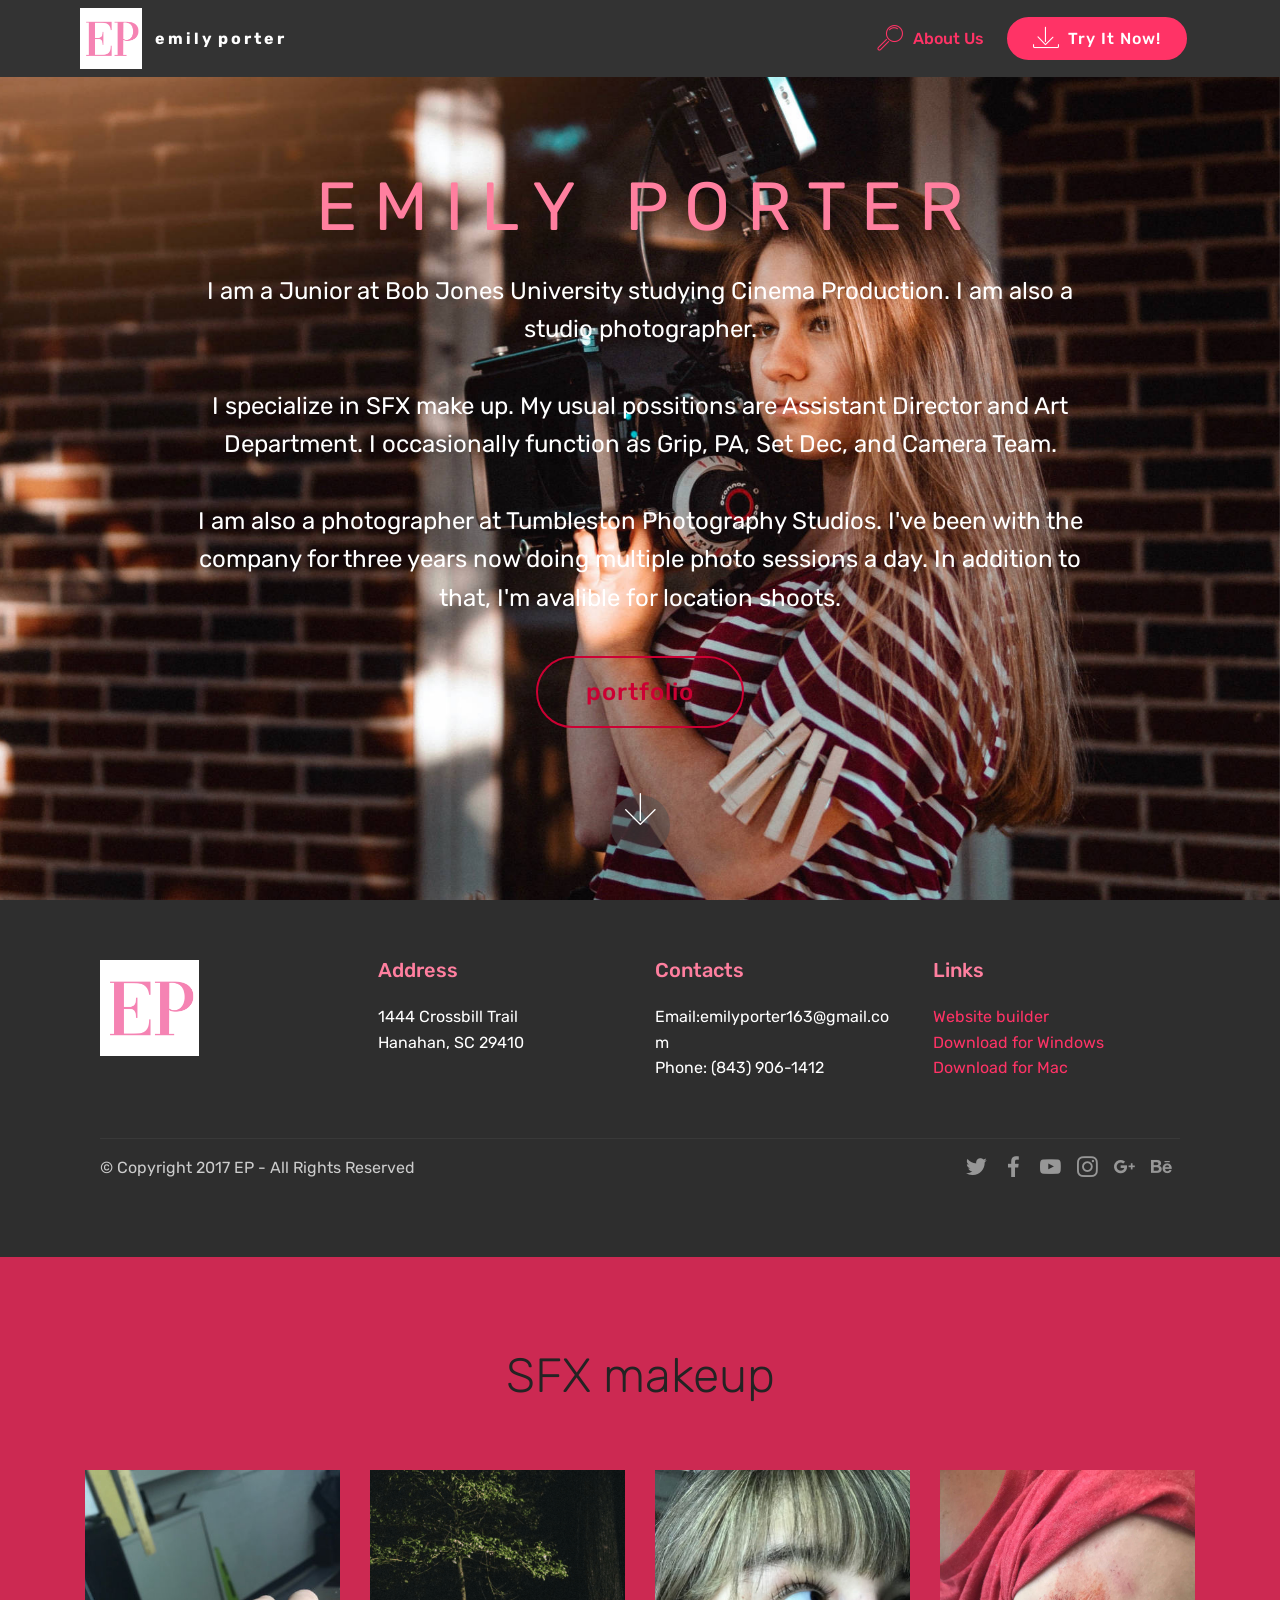
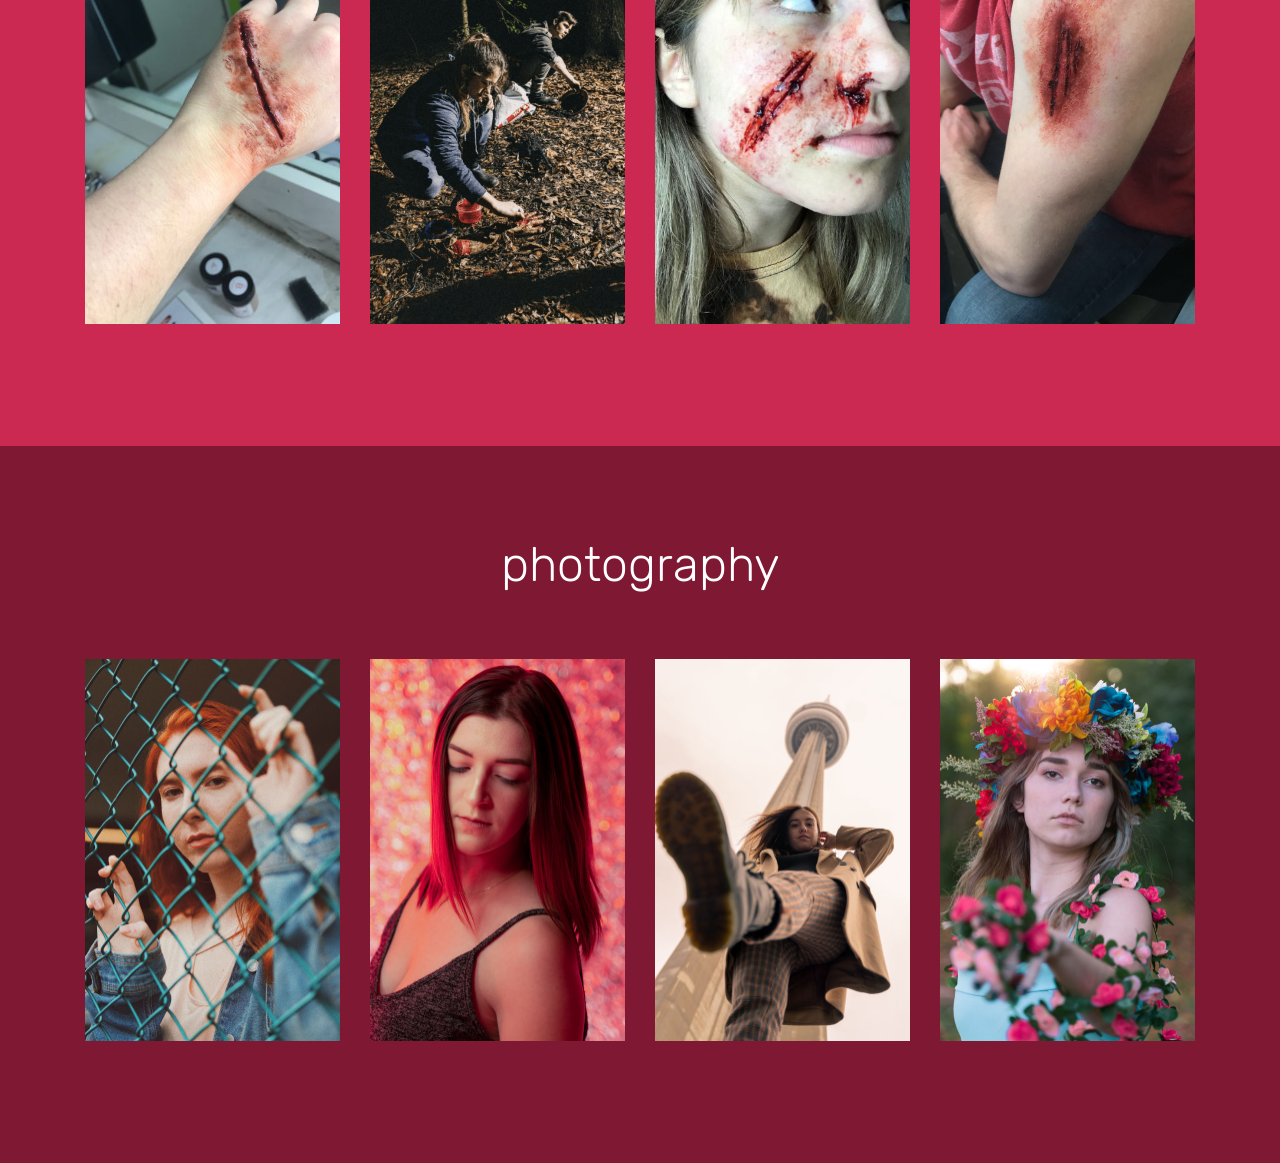
<file: index.html>
<!DOCTYPE html>
<html  >
<head>
  <!-- Site made with Mobirise Website Builder v4.11.6, https://mobirise.com -->
  <meta charset="UTF-8">
  <meta http-equiv="X-UA-Compatible" content="IE=edge">
  <meta name="generator" content="Mobirise v4.11.6, mobirise.com">
  <meta name="viewport" content="width=device-width, initial-scale=1, minimum-scale=1">
  <link rel="shortcut icon" href="assets/images/untitled-1-122x119.png" type="image/x-icon">
  <meta name="description" content="">
  
  <title>Home</title>
  <link rel="stylesheet" href="assets/web/assets/mobirise-icons/mobirise-icons.css">
  <link rel="stylesheet" href="assets/bootstrap/css/bootstrap.min.css">
  <link rel="stylesheet" href="assets/bootstrap/css/bootstrap-grid.min.css">
  <link rel="stylesheet" href="assets/bootstrap/css/bootstrap-reboot.min.css">
  <link rel="stylesheet" href="assets/socicon/css/styles.css">
  <link rel="stylesheet" href="assets/tether/tether.min.css">
  <link rel="stylesheet" href="assets/dropdown/css/style.css">
  <link rel="stylesheet" href="assets/theme/css/style.css">
  <link rel="preload" as="style" href="assets/mobirise/css/mbr-additional.css"><link rel="stylesheet" href="assets/mobirise/css/mbr-additional.css" type="text/css">
  
  
  
</head>
<body>
  <section class="menu cid-qTkzRZLJNu" once="menu" id="menu1-0">

    

    <nav class="navbar navbar-expand beta-menu navbar-dropdown align-items-center navbar-fixed-top navbar-toggleable-sm">
        <button class="navbar-toggler navbar-toggler-right" type="button" data-toggle="collapse" data-target="#navbarSupportedContent" aria-controls="navbarSupportedContent" aria-expanded="false" aria-label="Toggle navigation">
            <div class="hamburger">
                <span></span>
                <span></span>
                <span></span>
                <span></span>
            </div>
        </button>
        <div class="menu-logo">
            <div class="navbar-brand">
                <span class="navbar-logo">
                    <a href="https://mobirise.com">
                         <img src="assets/images/untitled-1-122x119.png" alt="Mobirise" title="" style="height: 3.8rem;">
                    </a>
                </span>
                <span class="navbar-caption-wrap"><a class="navbar-caption text-white display-4" href="https://mobirise.com">e m i l y &nbsp;p o r t e r</a></span>
            </div>
        </div>
        <div class="collapse navbar-collapse" id="navbarSupportedContent">
            <ul class="navbar-nav nav-dropdown" data-app-modern-menu="true"><li class="nav-item">
                    <a class="nav-link link text-secondary display-4" href="https://mobirise.com">
                        <span class="mbri-search mbr-iconfont mbr-iconfont-btn"></span>
                        About Us
                    </a>
                </li></ul>
            <div class="navbar-buttons mbr-section-btn"><a class="btn btn-sm btn-secondary display-4" href="https://mobirise.com">
                    <span class="mbri-save mbr-iconfont mbr-iconfont-btn "></span>
                    Try It Now!
                </a></div>
        </div>
    </nav>
</section>

<section class="engine"><a href="https://mobirise.info/w">html5 templates</a></section><section class="cid-qTkA127IK8 mbr-fullscreen mbr-parallax-background" id="header2-1">

    

    

    <div class="container align-center">
        <div class="row justify-content-md-center">
            <div class="mbr-white col-md-10">
                <h1 class="mbr-section-title mbr-bold pb-3 mbr-fonts-style display-1"><span style="font-weight: normal;">E M I L Y &nbsp; P O R T E R</span></h1>
                
                <p class="mbr-text pb-3 mbr-fonts-style display-5">I am a Junior at Bob Jones University studying Cinema Production. I am also a studio photographer.<br><br>I specialize in SFX make up. My usual possitions are Assistant Director and Art Department. I occasionally function as Grip, PA, Set Dec, and Camera Team.<br><br>I am also a photographer at Tumbleston Photography Studios. I've been with the company for three years now doing multiple photo sessions a day. In addition to that, I'm avalible for location shoots.</p>
                <div class="mbr-section-btn"><a class="btn btn-md btn-secondary-outline display-5" href="https://mobirise.com">portfolio</a></div>
            </div>
        </div>
    </div>
    <div class="mbr-arrow hidden-sm-down" aria-hidden="true">
        <a href="#next">
            <i class="mbri-down mbr-iconfont"></i>
        </a>
    </div>
</section>

<section class="cid-qTkAaeaxX5" id="footer1-2">

    

    

    <div class="container">
        <div class="media-container-row content text-white">
            <div class="col-12 col-md-3">
                <div class="media-wrap">
                    <a href="https://mobirise.com/">
                        <img src="assets/images/untitled-1-192x187.png" alt="Mobirise" title="">
                    </a>
                </div>
            </div>
            <div class="col-12 col-md-3 mbr-fonts-style display-7">
                <h5 class="pb-3">
                    Address
                </h5>
                <p class="mbr-text">
                    1444 Crossbill Trail &nbsp; &nbsp; &nbsp; &nbsp; &nbsp; &nbsp; &nbsp; &nbsp; &nbsp; &nbsp;<br>Hanahan, SC 29410</p>
            </div>
            <div class="col-12 col-md-3 mbr-fonts-style display-7">
                <h5 class="pb-3">
                    Contacts
                </h5>
                <p class="mbr-text">
                    Email:emilyporter163@gmail.com<br>Phone: (843) 906-1412<br><br></p>
            </div>
            <div class="col-12 col-md-3 mbr-fonts-style display-7">
                <h5 class="pb-3">
                    Links
                </h5>
                <p class="mbr-text">
                    <a class="text-secondary" href="https://mobirise.com/">Website builder</a>
                    <br><a class="text-secondary" href="https://mobirise.com/mobirise-free-win.zip">Download for Windows</a>
                    <br><a class="text-secondary" href="https://mobirise.com/mobirise-free-mac.zip">Download for Mac</a>
                </p>
            </div>
        </div>
        <div class="footer-lower">
            <div class="media-container-row">
                <div class="col-sm-12">
                    <hr>
                </div>
            </div>
            <div class="media-container-row mbr-white">
                <div class="col-sm-6 copyright">
                    <p class="mbr-text mbr-fonts-style display-7">
                        © Copyright 2017 EP - All Rights Reserved
                    </p>
                </div>
                <div class="col-md-6">
                    <div class="social-list align-right">
                        <div class="soc-item">
                            <a href="https://twitter.com/mobirise" target="_blank">
                                <span class="socicon-twitter socicon mbr-iconfont mbr-iconfont-social"></span>
                            </a>
                        </div>
                        <div class="soc-item">
                            <a href="https://www.facebook.com/pages/Mobirise/1616226671953247" target="_blank">
                                <span class="socicon-facebook socicon mbr-iconfont mbr-iconfont-social"></span>
                            </a>
                        </div>
                        <div class="soc-item">
                            <a href="https://www.youtube.com/c/mobirise" target="_blank">
                                <span class="socicon-youtube socicon mbr-iconfont mbr-iconfont-social"></span>
                            </a>
                        </div>
                        <div class="soc-item">
                            <a href="https://instagram.com/mobirise" target="_blank">
                                <span class="socicon-instagram socicon mbr-iconfont mbr-iconfont-social"></span>
                            </a>
                        </div>
                        <div class="soc-item">
                            <a href="https://plus.google.com/u/0/+Mobirise" target="_blank">
                                <span class="socicon-googleplus socicon mbr-iconfont mbr-iconfont-social"></span>
                            </a>
                        </div>
                        <div class="soc-item">
                            <a href="https://www.behance.net/Mobirise" target="_blank">
                                <span class="socicon-behance socicon mbr-iconfont mbr-iconfont-social"></span>
                            </a>
                        </div>
                    </div>
                </div>
            </div>
        </div>
    </div>
</section>

<section class="mbr-gallery gallery5 cid-rX0aoGbXVz" id="gallery5-5">

    

    

    <div class="container">
        <h3 class="mbr-section-title align-center mbr-fonts-style display-2">SFX makeup<br><br></h3>
        
        <div class="row" id="gallery" data-toggle="modal" data-target="#carouselModal">
            <div class="col-sm-6 col-md-4 col-lg-3 item gallery-image">
                <div class="item-wrapper">
                    <img class="w-100" src="assets/images/img-3225-510x680.jpg" alt="" data-target="#mbrCarousel" data-slide-to="0" title="">
                </div>
            </div>
            <div class="col-sm-6 col-md-4 col-lg-3 item gallery-image">
                <div class="item-wrapper">
                    <img class="w-100" src="assets/images/img-513-510x768.png" alt="" data-target="#mbrCarousel" data-slide-to="3" title="">
                </div>
            </div><div class="col-sm-6 col-md-4 col-lg-3 item gallery-image">
                <div class="item-wrapper">
                    <img class="w-100" src="assets/images/img-3246-510x679.jpg" alt="" data-target="#mbrCarousel" data-slide-to="1" title="">
                </div>
            </div>
            
            <div class="col-sm-6 col-md-4 col-lg-3 item gallery-image">
                <div class="item-wrapper">
                    <img class="w-100" src="assets/images/img-3275-510x907.jpg" alt="" data-target="#mbrCarousel" data-slide-to="2" title="">
                </div>
            </div>
        </div>

        <div class="modal mbr-slider fade" id="carouselModal" tabindex="-1" role="dialog" aria-hidden="true">
            <div class="modal-dialog" role="document">
                <div class="modal-content">
                    <div class="modal-body">
                        <div id="mbrCarousel" class="carousel slide" data-ride="carousel">
                            <div class="carousel-inner">
                                <div class="carousel-item active">
                                    <img class="d-block w-100" src="assets/images/background1.jpg" alt="">
                                </div>
                                <div class="carousel-item">
                                    <img class="d-block w-100" src="assets/images/background2.jpg" alt="">
                                </div>
                                <div class="carousel-item">
                                    <img class="d-block w-100" src="assets/images/background3.jpg" alt="">
                                </div>
                                <div class="carousel-item">
                                    <img class="d-block w-100" src="assets/images/background4.jpg" alt="">
                                </div>
                            </div>
                            <ol class="carousel-indicators">
                                <li data-target="#mbrCarousel" data-slide-to="0" class="active"></li>
                                <li data-target="#mbrCarousel" data-slide-to="1"></li>
                                <li data-target="#mbrCarousel" data-slide-to="2"></li>
                                <li data-target="#mbrCarousel" data-slide-to="3"></li>
                            </ol>
                            <a role="button" href="" class="close" data-dismiss="modal" aria-label="Close">
                            </a>
                            <a class="carousel-control-prev carousel-control" href="#mbrCarousel" role="button" data-slide="prev">
                                <span class="mbri-left mbr-iconfont" aria-hidden="true"></span>
                                <span class="sr-only">Previous</span>
                            </a>
                            <a class="carousel-control-next carousel-control" href="#mbrCarousel" role="button" data-slide="next">
                                <span class="mbri-right mbr-iconfont" aria-hidden="true"></span>
                                <span class="sr-only">Next</span>
                            </a>
                        </div>
                    </div>
                </div>
            </div>
        </div>
    </div>
</section>

<section class="mbr-gallery gallery5 cid-rX0ap6SZEf" id="gallery5-6">

    

    

    <div class="container">
        <h3 class="mbr-section-title align-center mbr-fonts-style display-2">photography<br><br></h3>
        
        <div class="row" id="gallery" data-toggle="modal" data-target="#carouselModal">
            <div class="col-sm-6 col-md-4 col-lg-3 item gallery-image">
                <div class="item-wrapper">
                    <img class="w-100" src="assets/images/0ee5881d-bd12-4e9b-8d9e-ef83eb80e4fe-510x765.jpg" alt="" data-target="#mbrCarousel" data-slide-to="0" title="">
                </div>
            </div>
            <div class="col-sm-6 col-md-4 col-lg-3 item gallery-image">
                <div class="item-wrapper">
                    <img class="w-100" src="assets/images/leah-510x765.jpg" alt="" data-target="#mbrCarousel" data-slide-to="1" title="">
                </div>
            </div>
            <div class="col-sm-6 col-md-4 col-lg-3 item gallery-image">
                <div class="item-wrapper">
                    <img class="w-100" src="assets/images/dsc09774-2-510x765.jpg" alt="" data-target="#mbrCarousel" data-slide-to="2" title="">
                </div>
            </div>
            <div class="col-sm-6 col-md-4 col-lg-3 item gallery-image">
                <div class="item-wrapper">
                    <img class="w-100" src="assets/images/brownandportera8pho200-2-510x765.jpg" alt="" data-target="#mbrCarousel" data-slide-to="3" title="">
                </div>
            </div>
        </div>

        <div class="modal mbr-slider fade" id="carouselModal" tabindex="-1" role="dialog" aria-hidden="true">
            <div class="modal-dialog" role="document">
                <div class="modal-content">
                    <div class="modal-body">
                        <div id="mbrCarousel" class="carousel slide" data-ride="carousel">
                            <div class="carousel-inner">
                                <div class="carousel-item active">
                                    <img class="d-block w-100" src="assets/images/background1.jpg" alt="">
                                </div>
                                <div class="carousel-item">
                                    <img class="d-block w-100" src="assets/images/background2.jpg" alt="">
                                </div>
                                <div class="carousel-item">
                                    <img class="d-block w-100" src="assets/images/background3.jpg" alt="">
                                </div>
                                <div class="carousel-item">
                                    <img class="d-block w-100" src="assets/images/background4.jpg" alt="">
                                </div>
                            </div>
                            <ol class="carousel-indicators">
                                <li data-target="#mbrCarousel" data-slide-to="0" class="active"></li>
                                <li data-target="#mbrCarousel" data-slide-to="1"></li>
                                <li data-target="#mbrCarousel" data-slide-to="2"></li>
                                <li data-target="#mbrCarousel" data-slide-to="3"></li>
                            </ol>
                            <a role="button" href="" class="close" data-dismiss="modal" aria-label="Close">
                            </a>
                            <a class="carousel-control-prev carousel-control" href="#mbrCarousel" role="button" data-slide="prev">
                                <span class="mbri-left mbr-iconfont" aria-hidden="true"></span>
                                <span class="sr-only">Previous</span>
                            </a>
                            <a class="carousel-control-next carousel-control" href="#mbrCarousel" role="button" data-slide="next">
                                <span class="mbri-right mbr-iconfont" aria-hidden="true"></span>
                                <span class="sr-only">Next</span>
                            </a>
                        </div>
                    </div>
                </div>
            </div>
        </div>
    </div>
</section>


  <script src="assets/web/assets/jquery/jquery.min.js"></script>
  <script src="assets/popper/popper.min.js"></script>
  <script src="assets/bootstrap/js/bootstrap.min.js"></script>
  <script src="assets/tether/tether.min.js"></script>
  <script src="assets/dropdown/js/nav-dropdown.js"></script>
  <script src="assets/dropdown/js/navbar-dropdown.js"></script>
  <script src="assets/touchswipe/jquery.touch-swipe.min.js"></script>
  <script src="assets/parallax/jarallax.min.js"></script>
  <script src="assets/smoothscroll/smooth-scroll.js"></script>
  <script src="assets/theme/js/script.js"></script>
  
  
</body>
</html>
</file>
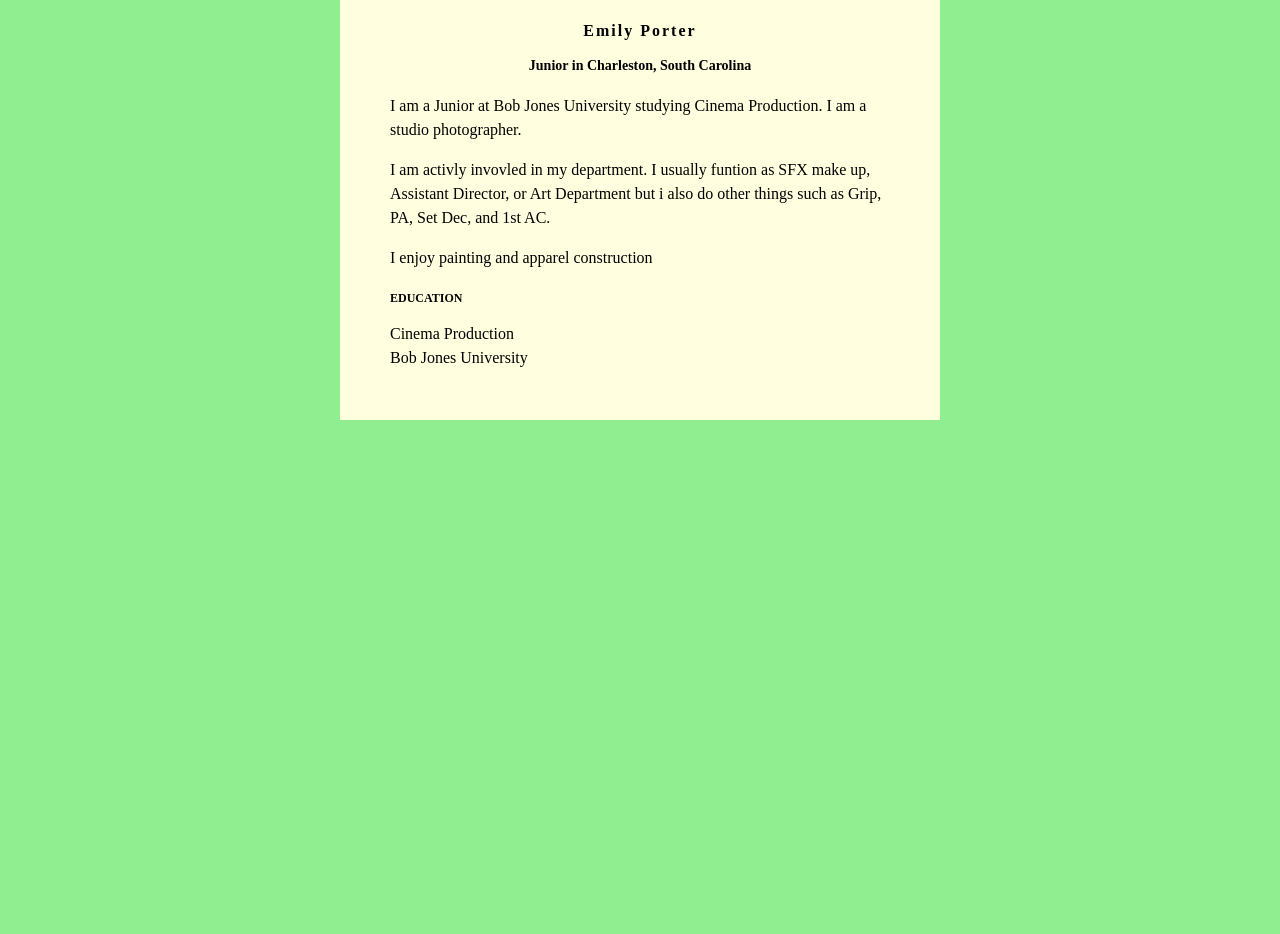
<file: index1.html>
<html>
<head>
<style>
body {
    background: lightgreen;
    font-family: Verdana;
}  
#content {
    background: lightyellow;
    min-width: 200px;
    max-width: 500px;
    padding: 50px;
    margin: auto;
    margin-top: -50px;
    line-height: 150%;
}
h1 {
    letter-spacing: 2px;
    font-size: 16px;
    text-align: center;
}
h2 {
    font-size: 14px;
    text-align: center;
}
h3 {
    font-size: 12px;
}
</style>
</head>    
<body>
    <div id="content">
        <h1>Emily Porter</h1>
        <h2>Junior in Charleston, South Carolina</h2>
        
         <p>I am a Junior at Bob Jones University studying Cinema Production. I am a studio photographer.</p>
         <p>
             I am activly invovled in my department. I usually funtion as SFX make up, Assistant Director, or Art Department but i also do other things such as Grip, PA, Set Dec, and 1st AC.
         </p> 
         <p>
            I enjoy painting and apparel construction
         </p>
        
        <h3>EDUCATION</h3>
        Cinema Production<br>
        Bob Jones University
    </div>
           
</body>
</html>
</file>
<file: assets/web/assets/mobirise-icons/mobirise-icons.css>
@font-face {
  font-family: 'MobiriseIcons';
  src:  url('mobirise-icons.eot?spat4u');
  src:  url('mobirise-icons.eot?spat4u#iefix') format('embedded-opentype'),
    url('mobirise-icons.ttf?spat4u') format('truetype'),
    url('mobirise-icons.woff?spat4u') format('woff'),
    url('mobirise-icons.svg?spat4u#MobiriseIcons') format('svg');
  font-weight: normal;
  font-style: normal;
  font-display: swap;
}

[class^="mbri-"], [class*=" mbri-"] {
  /* use !important to prevent issues with browser extensions that change fonts */
  font-family: MobiriseIcons !important;
  speak: none;
  font-style: normal;
  font-weight: normal;
  font-variant: normal;
  text-transform: none;
  line-height: 1;

  /* Better Font Rendering =========== */
  -webkit-font-smoothing: antialiased;
  -moz-osx-font-smoothing: grayscale;
}

.mbri-add-submenu:before {
  content: "\e900";
}
.mbri-alert:before {
  content: "\e901";
}
.mbri-align-center:before {
  content: "\e902";
}
.mbri-align-justify:before {
  content: "\e903";
}
.mbri-align-left:before {
  content: "\e904";
}
.mbri-align-right:before {
  content: "\e905";
}
.mbri-android:before {
  content: "\e906";
}
.mbri-apple:before {
  content: "\e907";
}
.mbri-arrow-down:before {
  content: "\e908";
}
.mbri-arrow-next:before {
  content: "\e909";
}
.mbri-arrow-prev:before {
  content: "\e90a";
}
.mbri-arrow-up:before {
  content: "\e90b";
}
.mbri-bold:before {
  content: "\e90c";
}
.mbri-bookmark:before {
  content: "\e90d";
}
.mbri-bootstrap:before {
  content: "\e90e";
}
.mbri-briefcase:before {
  content: "\e90f";
}
.mbri-browse:before {
  content: "\e910";
}
.mbri-bulleted-list:before {
  content: "\e911";
}
.mbri-calendar:before {
  content: "\e912";
}
.mbri-camera:before {
  content: "\e913";
}
.mbri-cart-add:before {
  content: "\e914";
}
.mbri-cart-full:before {
  content: "\e915";
}
.mbri-cash:before {
  content: "\e916";
}
.mbri-change-style:before {
  content: "\e917";
}
.mbri-chat:before {
  content: "\e918";
}
.mbri-clock:before {
  content: "\e919";
}
.mbri-close:before {
  content: "\e91a";
}
.mbri-cloud:before {
  content: "\e91b";
}
.mbri-code:before {
  content: "\e91c";
}
.mbri-contact-form:before {
  content: "\e91d";
}
.mbri-credit-card:before {
  content: "\e91e";
}
.mbri-cursor-click:before {
  content: "\e91f";
}
.mbri-cust-feedback:before {
  content: "\e920";
}
.mbri-database:before {
  content: "\e921";
}
.mbri-delivery:before {
  content: "\e922";
}
.mbri-desktop:before {
  content: "\e923";
}
.mbri-devices:before {
  content: "\e924";
}
.mbri-down:before {
  content: "\e925";
}
.mbri-download:before {
  content: "\e989";
}
.mbri-drag-n-drop:before {
  content: "\e927";
}
.mbri-drag-n-drop2:before {
  content: "\e928";
}
.mbri-edit:before {
  content: "\e929";
}
.mbri-edit2:before {
  content: "\e92a";
}
.mbri-error:before {
  content: "\e92b";
}
.mbri-extension:before {
  content: "\e92c";
}
.mbri-features:before {
  content: "\e92d";
}
.mbri-file:before {
  content: "\e92e";
}
.mbri-flag:before {
  content: "\e92f";
}
.mbri-folder:before {
  content: "\e930";
}
.mbri-gift:before {
  content: "\e931";
}
.mbri-github:before {
  content: "\e932";
}
.mbri-globe:before {
  content: "\e933";
}
.mbri-globe-2:before {
  content: "\e934";
}
.mbri-growing-chart:before {
  content: "\e935";
}
.mbri-hearth:before {
  content: "\e936";
}
.mbri-help:before {
  content: "\e937";
}
.mbri-home:before {
  content: "\e938";
}
.mbri-hot-cup:before {
  content: "\e939";
}
.mbri-idea:before {
  content: "\e93a";
}
.mbri-image-gallery:before {
  content: "\e93b";
}
.mbri-image-slider:before {
  content: "\e93c";
}
.mbri-info:before {
  content: "\e93d";
}
.mbri-italic:before {
  content: "\e93e";
}
.mbri-key:before {
  content: "\e93f";
}
.mbri-laptop:before {
  content: "\e940";
}
.mbri-layers:before {
  content: "\e941";
}
.mbri-left-right:before {
  content: "\e942";
}
.mbri-left:before {
  content: "\e943";
}
.mbri-letter:before {
  content: "\e944";
}
.mbri-like:before {
  content: "\e945";
}
.mbri-link:before {
  content: "\e946";
}
.mbri-lock:before {
  content: "\e947";
}
.mbri-login:before {
  content: "\e948";
}
.mbri-logout:before {
  content: "\e949";
}
.mbri-magic-stick:before {
  content: "\e94a";
}
.mbri-map-pin:before {
  content: "\e94b";
}
.mbri-menu:before {
  content: "\e94c";
}
.mbri-mobile:before {
  content: "\e94d";
}
.mbri-mobile2:before {
  content: "\e94e";
}
.mbri-mobirise:before {
  content: "\e94f";
}
.mbri-more-horizontal:before {
  content: "\e950";
}
.mbri-more-vertical:before {
  content: "\e951";
}
.mbri-music:before {
  content: "\e952";
}
.mbri-new-file:before {
  content: "\e953";
}
.mbri-numbered-list:before {
  content: "\e954";
}
.mbri-opened-folder:before {
  content: "\e955";
}
.mbri-pages:before {
  content: "\e956";
}
.mbri-paper-plane:before {
  content: "\e957";
}
.mbri-paperclip:before {
  content: "\e958";
}
.mbri-photo:before {
  content: "\e959";
}
.mbri-photos:before {
  content: "\e95a";
}
.mbri-pin:before {
  content: "\e95b";
}
.mbri-play:before {
  content: "\e95c";
}
.mbri-plus:before {
  content: "\e95d";
}
.mbri-preview:before {
  content: "\e95e";
}
.mbri-print:before {
  content: "\e95f";
}
.mbri-protect:before {
  content: "\e960";
}
.mbri-question:before {
  content: "\e961";
}
.mbri-quote-left:before {
  content: "\e962";
}
.mbri-quote-right:before {
  content: "\e963";
}
.mbri-refresh:before {
  content: "\e964";
}
.mbri-responsive:before {
  content: "\e965";
}
.mbri-right:before {
  content: "\e966";
}
.mbri-rocket:before {
  content: "\e967";
}
.mbri-sad-face:before {
  content: "\e968";
}
.mbri-sale:before {
  content: "\e969";
}
.mbri-save:before {
  content: "\e96a";
}
.mbri-search:before {
  content: "\e96b";
}
.mbri-setting:before {
  content: "\e96c";
}
.mbri-setting2:before {
  content: "\e96d";
}
.mbri-setting3:before {
  content: "\e96e";
}
.mbri-share:before {
  content: "\e96f";
}
.mbri-shopping-bag:before {
  content: "\e970";
}
.mbri-shopping-basket:before {
  content: "\e971";
}
.mbri-shopping-cart:before {
  content: "\e972";
}
.mbri-sites:before {
  content: "\e973";
}
.mbri-smile-face:before {
  content: "\e974";
}
.mbri-speed:before {
  content: "\e975";
}
.mbri-star:before {
  content: "\e976";
}
.mbri-success:before {
  content: "\e977";
}
.mbri-sun:before {
  content: "\e978";
}
.mbri-sun2:before {
  content: "\e979";
}
.mbri-tablet:before {
  content: "\e97a";
}
.mbri-tablet-vertical:before {
  content: "\e97b";
}
.mbri-target:before {
  content: "\e97c";
}
.mbri-timer:before {
  content: "\e97d";
}
.mbri-to-ftp:before {
  content: "\e97e";
}
.mbri-to-local-drive:before {
  content: "\e97f";
}
.mbri-touch-swipe:before {
  content: "\e980";
}
.mbri-touch:before {
  content: "\e981";
}
.mbri-trash:before {
  content: "\e982";
}
.mbri-underline:before {
  content: "\e983";
}
.mbri-unlink:before {
  content: "\e984";
}
.mbri-unlock:before {
  content: "\e985";
}
.mbri-up-down:before {
  content: "\e986";
}
.mbri-up:before {
  content: "\e987";
}
.mbri-update:before {
  content: "\e988";
}
.mbri-upload:before {
 content: "\e926"; 
}
.mbri-user:before {
  content: "\e98a";
}
.mbri-user2:before {
  content: "\e98b";
}
.mbri-users:before {
  content: "\e98c";
}
.mbri-video:before {
  content: "\e98d";
}
.mbri-video-play:before {
  content: "\e98e";
}
.mbri-watch:before {
  content: "\e98f";
}
.mbri-website-theme:before {
  content: "\e990";
}
.mbri-wifi:before {
  content: "\e991";
}
.mbri-windows:before {
  content: "\e992";
}
.mbri-zoom-out:before {
  content: "\e993";
}
.mbri-redo:before {
  content: "\e994";
}
.mbri-undo:before {
  content: "\e995";
}
</file>
<file: assets/socicon/css/styles.css>
@charset "UTF-8";

@font-face {
  font-family: "socicon";
  src:url("../fonts/socicon.eot");
  src:url("../fonts/socicon.eot?#iefix") format("embedded-opentype"),
    url("../fonts/socicon.woff") format("woff"),
    url("../fonts/socicon.ttf") format("truetype"),
    url("../fonts/socicon.svg#socicon") format("svg");
  font-weight: normal;
  font-style: normal;
  font-display:swap;
}

[data-icon]:before {
  font-family: "socicon" !important;
  content: attr(data-icon);
  font-style: normal !important;
  font-weight: normal !important;
  font-variant: normal !important;
  text-transform: none !important;
  speak: none;
  line-height: 1;
  -webkit-font-smoothing: antialiased;
  -moz-osx-font-smoothing: grayscale;
}

[class^="socicon-"]:before,
[class*=" socicon-"]:before {
  font-family: "socicon" !important;
  font-style: normal !important;
  font-weight: normal !important;
  font-variant: normal !important;
  text-transform: none !important;
  speak: none;
  line-height: 1;
  -webkit-font-smoothing: antialiased;
  -moz-osx-font-smoothing: grayscale;
}

.socicon-modelmayhem:before {
  content: "\e000";
}
.socicon-mixcloud:before {
  content: "\e001";
}
.socicon-drupal:before {
  content: "\e002";
}
.socicon-swarm:before {
  content: "\e003";
}
.socicon-istock:before {
  content: "\e004";
}
.socicon-yammer:before {
  content: "\e005";
}
.socicon-ello:before {
  content: "\e006";
}
.socicon-stackoverflow:before {
  content: "\e007";
}
.socicon-persona:before {
  content: "\e008";
}
.socicon-triplej:before {
  content: "\e009";
}
.socicon-houzz:before {
  content: "\e00a";
}
.socicon-rss:before {
  content: "\e00b";
}
.socicon-paypal:before {
  content: "\e00c";
}
.socicon-odnoklassniki:before {
  content: "\e00d";
}
.socicon-airbnb:before {
  content: "\e00e";
}
.socicon-periscope:before {
  content: "\e00f";
}
.socicon-outlook:before {
  content: "\e010";
}
.socicon-coderwall:before {
  content: "\e011";
}
.socicon-tripadvisor:before {
  content: "\e012";
}
.socicon-appnet:before {
  content: "\e013";
}
.socicon-goodreads:before {
  content: "\e014";
}
.socicon-tripit:before {
  content: "\e015";
}
.socicon-lanyrd:before {
  content: "\e016";
}
.socicon-slideshare:before {
  content: "\e017";
}
.socicon-buffer:before {
  content: "\e018";
}
.socicon-disqus:before {
  content: "\e019";
}
.socicon-vkontakte:before {
  content: "\e01a";
}
.socicon-whatsapp:before {
  content: "\e01b";
}
.socicon-patreon:before {
  content: "\e01c";
}
.socicon-storehouse:before {
  content: "\e01d";
}
.socicon-pocket:before {
  content: "\e01e";
}
.socicon-mail:before {
  content: "\e01f";
}
.socicon-blogger:before {
  content: "\e020";
}
.socicon-technorati:before {
  content: "\e021";
}
.socicon-reddit:before {
  content: "\e022";
}
.socicon-dribbble:before {
  content: "\e023";
}
.socicon-stumbleupon:before {
  content: "\e024";
}
.socicon-digg:before {
  content: "\e025";
}
.socicon-envato:before {
  content: "\e026";
}
.socicon-behance:before {
  content: "\e027";
}
.socicon-delicious:before {
  content: "\e028";
}
.socicon-deviantart:before {
  content: "\e029";
}
.socicon-forrst:before {
  content: "\e02a";
}
.socicon-play:before {
  content: "\e02b";
}
.socicon-zerply:before {
  content: "\e02c";
}
.socicon-wikipedia:before {
  content: "\e02d";
}
.socicon-apple:before {
  content: "\e02e";
}
.socicon-flattr:before {
  content: "\e02f";
}
.socicon-github:before {
  content: "\e030";
}
.socicon-renren:before {
  content: "\e031";
}
.socicon-friendfeed:before {
  content: "\e032";
}
.socicon-newsvine:before {
  content: "\e033";
}
.socicon-identica:before {
  content: "\e034";
}
.socicon-bebo:before {
  content: "\e035";
}
.socicon-zynga:before {
  content: "\e036";
}
.socicon-steam:before {
  content: "\e037";
}
.socicon-xbox:before {
  content: "\e038";
}
.socicon-windows:before {
  content: "\e039";
}
.socicon-qq:before {
  content: "\e03a";
}
.socicon-douban:before {
  content: "\e03b";
}
.socicon-meetup:before {
  content: "\e03c";
}
.socicon-playstation:before {
  content: "\e03d";
}
.socicon-android:before {
  content: "\e03e";
}
.socicon-snapchat:before {
  content: "\e03f";
}
.socicon-twitter:before {
  content: "\e040";
}
.socicon-facebook:before {
  content: "\e041";
}
.socicon-googleplus:before {
  content: "\e042";
}
.socicon-pinterest:before {
  content: "\e043";
}
.socicon-foursquare:before {
  content: "\e044";
}
.socicon-yahoo:before {
  content: "\e045";
}
.socicon-skype:before {
  content: "\e046";
}
.socicon-yelp:before {
  content: "\e047";
}
.socicon-feedburner:before {
  content: "\e048";
}
.socicon-linkedin:before {
  content: "\e049";
}
.socicon-viadeo:before {
  content: "\e04a";
}
.socicon-xing:before {
  content: "\e04b";
}
.socicon-myspace:before {
  content: "\e04c";
}
.socicon-soundcloud:before {
  content: "\e04d";
}
.socicon-spotify:before {
  content: "\e04e";
}
.socicon-grooveshark:before {
  content: "\e04f";
}
.socicon-lastfm:before {
  content: "\e050";
}
.socicon-youtube:before {
  content: "\e051";
}
.socicon-vimeo:before {
  content: "\e052";
}
.socicon-dailymotion:before {
  content: "\e053";
}
.socicon-vine:before {
  content: "\e054";
}
.socicon-flickr:before {
  content: "\e055";
}
.socicon-500px:before {
  content: "\e056";
}
.socicon-wordpress:before {
  content: "\e058";
}
.socicon-tumblr:before {
  content: "\e059";
}
.socicon-twitch:before {
  content: "\e05a";
}
.socicon-8tracks:before {
  content: "\e05b";
}
.socicon-amazon:before {
  content: "\e05c";
}
.socicon-icq:before {
  content: "\e05d";
}
.socicon-smugmug:before {
  content: "\e05e";
}
.socicon-ravelry:before {
  content: "\e05f";
}
.socicon-weibo:before {
  content: "\e060";
}
.socicon-baidu:before {
  content: "\e061";
}
.socicon-angellist:before {
  content: "\e062";
}
.socicon-ebay:before {
  content: "\e063";
}
.socicon-imdb:before {
  content: "\e064";
}
.socicon-stayfriends:before {
  content: "\e065";
}
.socicon-residentadvisor:before {
  content: "\e066";
}
.socicon-google:before {
  content: "\e067";
}
.socicon-yandex:before {
  content: "\e068";
}
.socicon-sharethis:before {
  content: "\e069";
}
.socicon-bandcamp:before {
  content: "\e06a";
}
.socicon-itunes:before {
  content: "\e06b";
}
.socicon-deezer:before {
  content: "\e06c";
}
.socicon-telegram:before {
  content: "\e06e";
}
.socicon-openid:before {
  content: "\e06f";
}
.socicon-amplement:before {
  content: "\e070";
}
.socicon-viber:before {
  content: "\e071";
}
.socicon-zomato:before {
  content: "\e072";
}
.socicon-draugiem:before {
  content: "\e074";
}
.socicon-endomodo:before {
  content: "\e075";
}
.socicon-filmweb:before {
  content: "\e076";
}
.socicon-stackexchange:before {
  content: "\e077";
}
.socicon-wykop:before {
  content: "\e078";
}
.socicon-teamspeak:before {
  content: "\e079";
}
.socicon-teamviewer:before {
  content: "\e07a";
}
.socicon-ventrilo:before {
  content: "\e07b";
}
.socicon-younow:before {
  content: "\e07c";
}
.socicon-raidcall:before {
  content: "\e07d";
}
.socicon-mumble:before {
  content: "\e07e";
}
.socicon-medium:before {
  content: "\e06d";
}
.socicon-bebee:before {
  content: "\e07f";
}
.socicon-hitbox:before {
  content: "\e080";
}
.socicon-reverbnation:before {
  content: "\e081";
}
.socicon-formulr:before {
  content: "\e082";
}
.socicon-instagram:before {
  content: "\e057";
}
.socicon-battlenet:before {
  content: "\e083";
}
.socicon-chrome:before {
  content: "\e084";
}
.socicon-discord:before {
  content: "\e086";
}
.socicon-issuu:before {
  content: "\e087";
}
.socicon-macos:before {
  content: "\e088";
}
.socicon-firefox:before {
  content: "\e089";
}
.socicon-opera:before {
  content: "\e08d";
}
.socicon-keybase:before {
  content: "\e090";
}
.socicon-alliance:before {
  content: "\e091";
}
.socicon-livejournal:before {
  content: "\e092";
}
.socicon-googlephotos:before {
  content: "\e093";
}
.socicon-horde:before {
  content: "\e094";
}
.socicon-etsy:before {
  content: "\e095";
}
.socicon-zapier:before {
  content: "\e096";
}
.socicon-google-scholar:before {
  content: "\e097";
}
.socicon-researchgate:before {
  content: "\e098";
}
.socicon-wechat:before {
  content: "\e099";
}
.socicon-strava:before {
  content: "\e09a";
}
.socicon-line:before {
  content: "\e09b";
}
.socicon-lyft:before {
  content: "\e09c";
}
.socicon-uber:before {
  content: "\e09d";
}
.socicon-songkick:before {
  content: "\e09e";
}
.socicon-viewbug:before {
  content: "\e09f";
}
.socicon-googlegroups:before {
  content: "\e0a0";
}
.socicon-quora:before {
  content: "\e073";
}
.socicon-diablo:before {
  content: "\e085";
}
.socicon-blizzard:before {
  content: "\e0a1";
}
.socicon-hearthstone:before {
  content: "\e08b";
}
.socicon-heroes:before {
  content: "\e08a";
}
.socicon-overwatch:before {
  content: "\e08c";
}
.socicon-warcraft:before {
  content: "\e08e";
}
.socicon-starcraft:before {
  content: "\e08f";
}
.socicon-beam:before {
  content: "\e0a2";
}
.socicon-curse:before {
  content: "\e0a3";
}
.socicon-player:before {
  content: "\e0a4";
}
.socicon-streamjar:before {
  content: "\e0a5";
}
.socicon-nintendo:before {
  content: "\e0a6";
}
.socicon-hellocoton:before {
  content: "\e0a7";
}
</file>
<file: assets/dropdown/css/style.css>
.navbar-dropdown {
  left: 0;
  padding: 0;
  position: absolute;
  right: 0;
  top: 0;
  transition: all 0.45s ease;
  z-index: 1030;
  background: #282828; }
  .navbar-dropdown .navbar-logo {
    margin-right: 0.8rem;
    transition: margin 0.3s ease-in-out;
    vertical-align: middle; }
    .navbar-dropdown .navbar-logo img {
      height: 3.125rem;
      transition: all 0.3s ease-in-out; }
    .navbar-dropdown .navbar-logo.mbr-iconfont {
      font-size: 3.125rem;
      line-height: 3.125rem; }
  .navbar-dropdown .navbar-caption {
    font-weight: 700;
    white-space: normal;
    vertical-align: -4px;
    line-height: 3.125rem !important; }
    .navbar-dropdown .navbar-caption, .navbar-dropdown .navbar-caption:hover {
      color: inherit;
      text-decoration: none; }
  .navbar-dropdown .mbr-iconfont + .navbar-caption {
    vertical-align: -1px; }
  .navbar-dropdown.navbar-fixed-top {
    position: fixed; }
  .navbar-dropdown .navbar-brand span {
    vertical-align: -4px; }
  .navbar-dropdown.bg-color.transparent {
    background: none; }
  .navbar-dropdown.navbar-short .navbar-brand {
    padding: 0.625rem 0; }
    .navbar-dropdown.navbar-short .navbar-brand span {
      vertical-align: -1px; }
  .navbar-dropdown.navbar-short .navbar-caption {
    line-height: 2.375rem !important;
    vertical-align: -2px; }
  .navbar-dropdown.navbar-short .navbar-logo {
    margin-right: 0.5rem; }
    .navbar-dropdown.navbar-short .navbar-logo img {
      height: 2.375rem; }
    .navbar-dropdown.navbar-short .navbar-logo.mbr-iconfont {
      font-size: 2.375rem;
      line-height: 2.375rem; }
  .navbar-dropdown.navbar-short .mbr-table-cell {
    height: 3.625rem; }
  .navbar-dropdown .navbar-close {
    left: 0.6875rem;
    position: fixed;
    top: 0.75rem;
    z-index: 1000; }
  .navbar-dropdown .hamburger-icon {
    content: "";
    display: inline-block;
    vertical-align: middle;
    width: 16px;
    -webkit-box-shadow: 0 -6px 0 1px #282828,0 0 0 1px #282828,0 6px 0 1px #282828;
    -moz-box-shadow: 0 -6px 0 1px #282828,0 0 0 1px #282828,0 6px 0 1px #282828;
    box-shadow: 0 -6px 0 1px #282828,0 0 0 1px #282828,0 6px 0 1px #282828; }

.dropdown-menu .dropdown-toggle[data-toggle="dropdown-submenu"]::after {
  border-bottom: 0.35em solid transparent;
  border-left: 0.35em solid;
  border-right: 0;
  border-top: 0.35em solid transparent;
  margin-left: 0.3rem; }

.dropdown-menu .dropdown-item:focus {
  outline: 0; }

.nav-dropdown {
  font-size: 0.75rem;
  font-weight: 500;
  height: auto !important; }
  .nav-dropdown .nav-btn {
    padding-left: 1rem; }
  .nav-dropdown .link {
    margin: .667em 1.667em;
    font-weight: 500;
    padding: 0;
    transition: color .2s ease-in-out; }
    .nav-dropdown .link.dropdown-toggle {
      margin-right: 2.583em; }
      .nav-dropdown .link.dropdown-toggle::after {
        margin-left: .25rem;
        border-top: 0.35em solid;
        border-right: 0.35em solid transparent;
        border-left: 0.35em solid transparent;
        border-bottom: 0; }
      .nav-dropdown .link.dropdown-toggle[aria-expanded="true"] {
        margin: 0;
        padding: 0.667em 3.263em  0.667em 1.667em; }
  .nav-dropdown .link::after,
  .nav-dropdown .dropdown-item::after {
    color: inherit; }
  .nav-dropdown .btn {
    font-size: 0.75rem;
    font-weight: 700;
    letter-spacing: 0;
    margin-bottom: 0;
    padding-left: 1.25rem;
    padding-right: 1.25rem; }
  .nav-dropdown .dropdown-menu {
    border-radius: 0;
    border: 0;
    left: 0;
    margin: 0;
    padding-bottom: 1.25rem;
    padding-top: 1.25rem;
    position: relative; }
  .nav-dropdown .dropdown-submenu {
    margin-left: 0.125rem;
    top: 0; }
  .nav-dropdown .dropdown-item {
    font-weight: 500;
    line-height: 2;
    padding: 0.3846em 4.615em 0.3846em 1.5385em;
    position: relative;
    transition: color .2s ease-in-out, background-color .2s ease-in-out; }
    .nav-dropdown .dropdown-item::after {
      margin-top: -0.3077em;
      position: absolute;
      right: 1.1538em;
      top: 50%; }
    .nav-dropdown .dropdown-item:focus, .nav-dropdown .dropdown-item:hover {
      background: none; }

@media (max-width: 767px) {
  .nav-dropdown.navbar-toggleable-sm {
    bottom: 0;
    display: none;
    left: 0;
    overflow-x: hidden;
    position: fixed;
    top: 0;
    transform: translateX(-100%);
    -ms-transform: translateX(-100%);
    -webkit-transform: translateX(-100%);
    width: 18.75rem;
    z-index: 999; } }
.nav-dropdown.navbar-toggleable-xl {
  bottom: 0;
  display: none;
  left: 0;
  overflow-x: hidden;
  position: fixed;
  top: 0;
  transform: translateX(-100%);
  -ms-transform: translateX(-100%);
  -webkit-transform: translateX(-100%);
  width: 18.75rem;
  z-index: 999; }

.nav-dropdown-sm {
  display: block !important;
  overflow-x: hidden;
  overflow: auto;
  padding-top: 3.875rem; }
  .nav-dropdown-sm::after {
    content: "";
    display: block;
    height: 3rem;
    width: 100%; }
  .nav-dropdown-sm.collapse.in ~ .navbar-close {
    display: block !important; }
  .nav-dropdown-sm.collapsing, .nav-dropdown-sm.collapse.in {
    transform: translateX(0);
    -ms-transform: translateX(0);
    -webkit-transform: translateX(0);
    transition: all 0.25s ease-out;
    -webkit-transition: all 0.25s ease-out;
    background: #282828; }
  .nav-dropdown-sm.collapsing[aria-expanded="false"] {
    transform: translateX(-100%);
    -ms-transform: translateX(-100%);
    -webkit-transform: translateX(-100%); }
  .nav-dropdown-sm .nav-item {
    display: block;
    margin-left: 0 !important;
    padding-left: 0; }
  .nav-dropdown-sm .link,
  .nav-dropdown-sm .dropdown-item {
    border-top: 1px dotted rgba(255, 255, 255, 0.1);
    font-size: 0.8125rem;
    line-height: 1.6;
    margin: 0 !important;
    padding: 0.875rem 2.4rem 0.875rem 1.5625rem !important;
    position: relative;
    white-space: normal; }
    .nav-dropdown-sm .link:focus, .nav-dropdown-sm .link:hover,
    .nav-dropdown-sm .dropdown-item:focus,
    .nav-dropdown-sm .dropdown-item:hover {
      background: rgba(0, 0, 0, 0.2) !important;
      color: #c0a375; }
  .nav-dropdown-sm .nav-btn {
    position: relative;
    padding: 1.5625rem 1.5625rem 0 1.5625rem; }
    .nav-dropdown-sm .nav-btn::before {
      border-top: 1px dotted rgba(255, 255, 255, 0.1);
      content: "";
      left: 0;
      position: absolute;
      top: 0;
      width: 100%; }
    .nav-dropdown-sm .nav-btn + .nav-btn {
      padding-top: 0.625rem; }
      .nav-dropdown-sm .nav-btn + .nav-btn::before {
        display: none; }
  .nav-dropdown-sm .btn {
    padding: 0.625rem 0; }
  .nav-dropdown-sm .dropdown-toggle[data-toggle="dropdown-submenu"]::after {
    margin-left: .25rem;
    border-top: 0.35em solid;
    border-right: 0.35em solid transparent;
    border-left: 0.35em solid transparent;
    border-bottom: 0; }
  .nav-dropdown-sm .dropdown-toggle[data-toggle="dropdown-submenu"][aria-expanded="true"]::after {
    border-top: 0;
    border-right: 0.35em solid transparent;
    border-left: 0.35em solid transparent;
    border-bottom: 0.35em solid; }
  .nav-dropdown-sm .dropdown-menu {
    margin: 0;
    padding: 0;
    position: relative;
    top: 0;
    left: 0;
    width: 100%;
    border: 0;
    float: none;
    border-radius: 0;
    background: none; }
  .nav-dropdown-sm .dropdown-submenu {
    left: 100%;
    margin-left: 0.125rem;
    margin-top: -1.25rem;
    top: 0; }

.navbar-toggleable-sm .nav-dropdown .dropdown-menu {
  position: absolute; }

.navbar-toggleable-sm .nav-dropdown .dropdown-submenu {
  left: 100%;
  margin-left: 0.125rem;
  margin-top: -1.25rem;
  top: 0; }

.navbar-toggleable-sm.opened .nav-dropdown .dropdown-menu {
  position: relative; }

.navbar-toggleable-sm.opened .nav-dropdown .dropdown-submenu {
  left: 0;
  margin-left: 00rem;
  margin-top: 0rem;
  top: 0; }

.is-builder .nav-dropdown.collapsing {
  transition: none !important; }

/*# sourceMappingURL=style.css.map */
</file>
<file: assets/theme/css/style.css>
/*!
 * Mobirise v4 theme (https://mobirise.com/)
 * Copyright 2017 Mobirise
 */
section {
  background-color: #eeeeee; }

body {
  font-style: normal;
  line-height: 1.5; }

section,
.container,
.container-fluid {
  position: relative;
  word-wrap: break-word; }

a.mbr-iconfont:hover {
  text-decoration: none; }

.article .lead p,
.article .lead ul,
.article .lead ol,
.article .lead pre,
.article .lead blockquote {
  margin-bottom: 0; }

ul,
ol,
pre,
blockquote {
  margin-bottom: 2.3125rem; }

pre {
  background: #f4f4f4;
  padding: 10px 24px;
  white-space: pre-wrap; }

.inactive {
  -webkit-user-select: none;
  -moz-user-select: none;
  -ms-user-select: none;
  user-select: none;
  pointer-events: none;
  -webkit-user-drag: none;
  user-drag: none; }

.mbr-section__comments .row {
  justify-content: center;
  -webkit-justify-content: center; }

a {
  font-style: normal;
  font-weight: 400;
  cursor: pointer; }
  a, a:hover {
    text-decoration: none; }

figure {
  margin-bottom: 0; }

body {
  color: #232323; }

h1,
h2,
h3,
h4,
h5,
h6,
.h1,
.h2,
.h3,
.h4,
.h5,
.h6,
.display-1,
.display-2,
.display-3,
.display-4 {
  line-height: 1;
  word-break: break-word;
  word-wrap: break-word; }

.mbr-section-title {
  font-style: normal;
  line-height: 1.2; }

.mbr-section-subtitle {
  line-height: 1.3; }

.mbr-text {
  font-style: normal;
  line-height: 1.6; }

b,
strong {
  font-weight: bold; }

blockquote {
  padding: 10px 0 10px 20px;
  position: relative;
  border-left: 2px solid;
  border-color: #ff3366; }

input:-webkit-autofill, input:-webkit-autofill:hover, input:-webkit-autofill:focus, input:-webkit-autofill:active {
  transition-delay: 9999s;
  transition-property: background-color, color; }

textarea[type='hidden'] {
  display: none; }

body {
  position: relative; }

section {
  background-position: 50% 50%;
  background-repeat: no-repeat;
  background-size: cover; }
  section .mbr-background-video,
  section .mbr-background-video-preview {
    position: absolute;
    bottom: 0;
    left: 0;
    right: 0;
    top: 0; }

.hidden {
  visibility: hidden; }

.mbr-z-index20 {
  z-index: 20; }

/*! Base colors */
.mbr-white {
  color: #ffffff; }

.mbr-black {
  color: #000000; }

.mbr-bg-white {
  background-color: #ffffff; }

.mbr-bg-black {
  background-color: #000000; }

/*! Text-aligns */
.align-left {
  text-align: left; }

.align-center {
  text-align: center; }

.align-right {
  text-align: right; }

@media (max-width: 767px) {
  .align-left,
  .align-center,
  .align-right,
  .mbr-section-btn,
  .mbr-section-title {
    text-align: center; } }
/*! Font-weight  */
.mbr-light {
  font-weight: 300; }

.mbr-regular {
  font-weight: 400; }

.mbr-semibold {
  font-weight: 500; }

.mbr-bold {
  font-weight: 700; }

/*! Media  */
.media-size-item {
  -webkit-flex: 1 1 auto;
  -moz-flex: 1 1 auto;
  -ms-flex: 1 1 auto;
  -o-flex: 1 1 auto;
  flex: 1 1 auto; }

.media-content {
  -webkit-flex-basis: 100%;
  flex-basis: 100%; }

.media-container-row {
  display: -ms-flexbox;
  display: -webkit-flex;
  display: flex;
  -webkit-flex-direction: row;
  -ms-flex-direction: row;
  flex-direction: row;
  -webkit-flex-wrap: wrap;
  -ms-flex-wrap: wrap;
  flex-wrap: wrap;
  -webkit-justify-content: center;
  -ms-flex-pack: center;
  justify-content: center;
  -webkit-align-content: center;
  -ms-flex-line-pack: center;
  align-content: center;
  -webkit-align-items: start;
  -ms-flex-align: start;
  align-items: start; }
  .media-container-row .media-size-item {
    width: 400px; }

.media-container-column {
  display: -ms-flexbox;
  display: -webkit-flex;
  display: flex;
  -webkit-flex-direction: column;
  -ms-flex-direction: column;
  flex-direction: column;
  -webkit-flex-wrap: wrap;
  -ms-flex-wrap: wrap;
  flex-wrap: wrap;
  -webkit-justify-content: center;
  -ms-flex-pack: center;
  justify-content: center;
  -webkit-align-content: center;
  -ms-flex-line-pack: center;
  align-content: center;
  -webkit-align-items: stretch;
  -ms-flex-align: stretch;
  align-items: stretch; }
  .media-container-column > * {
    width: 100%; }

@media (min-width: 992px) {
  .media-container-row {
    -webkit-flex-wrap: nowrap;
    -ms-flex-wrap: nowrap;
    flex-wrap: nowrap; } }
figure {
  overflow: hidden; }

figure[mbr-media-size] {
  transition: width 0.1s; }

.mbr-figure img,
.mbr-figure iframe {
  display: block;
  width: 100%; }

.card {
  background-color: transparent;
  border: none; }

.card-box {
  width: 100%; }

.card-img {
  text-align: center;
  flex-shrink: 0;
  -webkit-flex-shrink: 0; }

.media {
  max-width: 100%;
  margin: 0 auto; }

.mbr-figure {
  -ms-flex-item-align: center;
  -ms-grid-row-align: center;
  -webkit-align-self: center;
  align-self: center; }

.media-container > div {
  max-width: 100%; }

.mbr-figure img,
.card-img img {
  width: 100%; }

@media (max-width: 991px) {
  .media-size-item {
    width: auto !important; }

  .media {
    width: auto; }

  .mbr-figure {
    width: 100% !important; } }
/*! Buttons */
.btn {
  font-weight: 500;
  border-width: 2px;
  font-style: normal;
  letter-spacing: 1px;
  margin: .4rem .8rem;
  white-space: normal;
  -webkit-transition: all .3s ease-in-out;
  -moz-transition: all .3s ease-in-out;
  transition: all .3s ease-in-out;
  display: inline-flex;
  align-items: center;
  justify-content: center;
  word-break: break-word;
  -webkit-align-items: center;
  -webkit-justify-content: center;
  display: -webkit-inline-flex; }

.btn-sm {
  font-weight: 500;
  letter-spacing: 1px;
  -webkit-transition: all .3s ease-in-out;
  -moz-transition: all .3s ease-in-out;
  transition: all .3s ease-in-out; }

.btn-md {
  font-weight: 500;
  letter-spacing: 1px;
  margin: .4rem .8rem !important;
  -webkit-transition: all .3s ease-in-out;
  -moz-transition: all .3s ease-in-out;
  transition: all .3s ease-in-out; }

.btn-lg {
  font-weight: 500;
  letter-spacing: 1px;
  margin: .4rem .8rem !important;
  -webkit-transition: all .3s ease-in-out;
  -moz-transition: all .3s ease-in-out;
  transition: all .3s ease-in-out; }

.mbr-section-btn {
  margin-left: -0.25rem;
  margin-right: -0.25rem;
  font-size: 0; }

nav .mbr-section-btn {
  margin-left: 0rem;
  margin-right: 0rem; }

.btn-form {
  border-radius: 0; }
  .btn-form:hover {
    cursor: pointer; }

/*! Btn icon margin */
.btn .mbr-iconfont,
.btn.btn-sm .mbr-iconfont {
  cursor: pointer;
  margin-right: 0.5rem; }

.btn.btn-md .mbr-iconfont,
.btn.btn-md .mbr-iconfont {
  margin-right: 0.8rem; }

.mbr-regular {
  font-weight: 400; }

.mbr-semibold {
  font-weight: 500; }

.mbr-bold {
  font-weight: 700; }

[type='submit'] {
  -webkit-appearance: none; }

/*! Full-screen */
.mbr-fullscreen .mbr-overlay {
  min-height: 100vh; }

.mbr-fullscreen {
  display: flex;
  display: -webkit-flex;
  display: -moz-flex;
  display: -ms-flex;
  display: -o-flex;
  align-items: center;
  -webkit-align-items: center;
  min-height: 100vh;
  padding-top: 3rem;
  padding-bottom: 3rem; }

/*! Map */
.map {
  height: 25rem;
  position: relative; }
  .map iframe {
    width: 100%;
    height: 100%; }

.mbr-overlay {
  background-color: #000;
  bottom: 0;
  left: 0;
  opacity: .5;
  position: absolute;
  right: 0;
  top: 0;
  z-index: 0;
  pointer-events: none; }

/* Form */
blockquote {
  font-style: italic;
  padding: 10px 0 10px 20px;
  font-size: 1.09rem;
  position: relative;
  border-width: 3px; }

.form-control {
  background-color: #f5f5f5;
  box-shadow: none;
  color: #565656;
  line-height: 1.43;
  min-height: 3.5em;
  padding: 1.07em .5em; }
  .form-control, .form-control:focus {
    border: 1px solid #e8e8e8; }
  .form-active .form-control:invalid {
    border-color: red; }

.form-control-label {
  position: relative;
  cursor: pointer;
  margin-bottom: .357em;
  padding: 0; }

.alert {
  color: #ffffff;
  border-radius: 0;
  border: 0;
  font-size: .875rem;
  line-height: 1.5;
  margin-bottom: 1.875rem;
  padding: 1.25rem;
  position: relative; }
  .alert.alert-form::after {
    background-color: inherit;
    bottom: -7px;
    content: "";
    display: block;
    height: 14px;
    left: 50%;
    margin-left: -7px;
    position: absolute;
    transform: rotate(45deg);
    width: 14px;
    -webkit-transform: rotate(45deg); }

.form-asterisk {
  font-family: initial;
  position: absolute;
  top: -2px;
  font-weight: normal; }

/*! Scroll to top arrow */
#scrollToTop a i:before {
  content: '';
  position: absolute;
  height: 40%;
  top: 25%;
  background: #fff;
  width: 2px;
  left: calc(50% - 1px); }
#scrollToTop a i:after {
  content: '';
  position: absolute;
  display: block;
  border-top: 2px solid #fff;
  border-right: 2px solid #fff;
  width: 40%;
  height: 40%;
  left: 30%;
  bottom: 30%;
  transform: rotate(135deg);
  -webkit-transform: rotate(135deg); }

.mbr-arrow-up {
  bottom: 25px;
  right: 90px;
  position: fixed;
  text-align: right;
  z-index: 5000;
  color: #ffffff;
  font-size: 32px;
  transform: rotate(180deg);
  -webkit-transform: rotate(180deg); }

.mbr-arrow-up a {
  background: rgba(0, 0, 0, 0.2);
  border-radius: 3px;
  color: #fff;
  display: inline-block;
  height: 60px;
  width: 60px;
  outline-style: none !important;
  position: relative;
  text-decoration: none;
  transition: all 0.3s ease-in-out;
  cursor: pointer;
  text-align: center; }
  .mbr-arrow-up a:hover {
    background-color: rgba(0, 0, 0, 0.4); }
  .mbr-arrow-up a i {
    line-height: 60px; }

.mbr-arrow-up-icon {
  display: block;
  color: #fff; }

.mbr-arrow-up-icon::before {
  content: '\203a';
  display: inline-block;
  font-family: serif;
  font-size: 32px;
  line-height: 1;
  font-style: normal;
  position: relative;
  top: 6px;
  left: -4px;
  -webkit-transform: rotate(-90deg);
  transform: rotate(-90deg); }

/*! Arrow Down */
.mbr-arrow {
  position: absolute;
  bottom: 45px;
  left: 50%;
  width: 60px;
  height: 60px;
  cursor: pointer;
  background-color: rgba(80, 80, 80, 0.5);
  border-radius: 50%;
  -webkit-transform: translateX(-50%);
  transform: translateX(-50%); }
  .mbr-arrow > a {
    display: inline-block;
    text-decoration: none;
    outline-style: none;
    -webkit-animation: arrowdown 1.7s ease-in-out infinite;
    animation: arrowdown 1.7s ease-in-out infinite; }
    .mbr-arrow > a > i {
      position: absolute;
      top: -2px;
      left: 15px;
      font-size: 2rem; }

@keyframes arrowdown {
  0% {
    transform: translateY(0px);
    -webkit-transform: translateY(0px); }
  50% {
    transform: translateY(-5px);
    -webkit-transform: translateY(-5px); }
  100% {
    transform: translateY(0px);
    -webkit-transform: translateY(0px); } }
@-webkit-keyframes arrowdown {
  0% {
    transform: translateY(0px);
    -webkit-transform: translateY(0px); }
  50% {
    transform: translateY(-5px);
    -webkit-transform: translateY(-5px); }
  100% {
    transform: translateY(0px);
    -webkit-transform: translateY(0px); } }
@media (max-width: 500px) {
  .mbr-arrow-up {
    left: 50%;
    right: auto;
    transform: translateX(-50%) rotate(180deg);
    -webkit-transform: translateX(-50%) rotate(180deg); } }
/*Gradients animation*/
@keyframes gradient-animation {
  from {
    background-position: 0% 100%;
    animation-timing-function: ease-in-out; }
  to {
    background-position: 100% 0%;
    animation-timing-function: ease-in-out; } }
@-webkit-keyframes gradient-animation {
  from {
    background-position: 0% 100%;
    animation-timing-function: ease-in-out; }
  to {
    background-position: 100% 0%;
    animation-timing-function: ease-in-out; } }
.bg-gradient {
  background-size: 200% 200%;
  animation: gradient-animation 5s infinite alternate;
  -webkit-animation: gradient-animation 5s infinite alternate; }

.menu .navbar-brand {
  display: -webkit-flex; }
  .menu .navbar-brand span {
    display: flex;
    display: -webkit-flex; }
  .menu .navbar-brand .navbar-caption-wrap {
    display: -webkit-flex; }
  .menu .navbar-brand .navbar-logo img {
    display: -webkit-flex; }
@media (min-width: 768px) and (max-width: 1023px) {
  .menu .navbar-toggleable-sm .navbar-nav {
    display: -webkit-box;
    display: -webkit-flex;
    display: -ms-flexbox; } }
@media (max-width: 1023px) {
  .menu .navbar-collapse {
    max-height: 93.5vh; }
    .menu .navbar-collapse.show {
      overflow: auto; } }
@media (min-width: 1024px) {
  .menu .navbar-nav.nav-dropdown {
    display: -webkit-flex; }
  .menu .navbar-toggleable-sm .navbar-collapse {
    display: -webkit-flex !important; }
  .menu .collapsed .navbar-collapse {
    max-height: 93.5vh; }
    .menu .collapsed .navbar-collapse.show {
      overflow: auto; } }
@media (max-width: 767px) {
  .menu .navbar-collapse {
    max-height: 80vh; } }

/* Others*/
.note-check a[data-value=Rubik] {
  font-style: normal; }

.mbr-arrow a {
  color: #ffffff; }

@media (max-width: 767px) {
  .mbr-arrow {
    display: none; } }
.navbar {
  display: -webkit-flex;
  -webkit-flex-wrap: wrap;
  -webkit-align-items: center;
  -webkit-justify-content: space-between; }

.navbar-collapse {
  -webkit-flex-basis: 100%;
  -webkit-flex-grow: 1;
  -webkit-align-items: center; }

.nav-dropdown .link {
  padding: 0.667em 1.667em !important;
  margin: 0 !important; }

.nav {
  display: -webkit-flex;
  -webkit-flex-wrap: wrap; }

.row {
  display: -webkit-flex;
  -webkit-flex-wrap: wrap; }

.justify-content-center {
  -webkit-justify-content: center; }

.form-inline {
  display: -webkit-flex;
  -webkit-flex-flow: row wrap;
  -webkit-align-items: center; }

.card-wrapper {
  -webkit-flex: 1; }

.carousel-control {
  z-index: 10;
  display: -webkit-flex;
  -webkit-align-items: center;
  -webkit-justify-content: center; }

.carousel-controls {
  display: -webkit-flex; }

.media {
  display: -webkit-flex; }

.form-group:focus {
  outline: none; }

.jq-selectbox__select {
  padding: 1.07em 0.5em;
  position: absolute;
  top: 0;
  left: 0;
  width: 100%; }

.jq-selectbox__dropdown {
  position: absolute;
  top: 100% !important;
  left: 0 !important;
  width: 100% !important; }

.jq-selectbox__trigger-arrow {
  transform: translateY(-50%); }

.jq-selectbox li {
  padding: 1.07em 0.5em; }

input[type='range'] {
  padding-left: 0 !important;
  padding-right: 0 !important; }

.modal-dialog,
.modal-content {
  height: 100%; }

.modal-dialog .carousel-inner {
  height: calc(100vh - 1.75rem); }
  @media (max-width: 575px) {
    .modal-dialog .carousel-inner {
      height: calc(100vh - 1rem); } }

.carousel-item {
  text-align: center; }

.carousel-item img {
  margin: auto; }

.navbar-toggler {
  -webkit-align-self: flex-start;
  -ms-flex-item-align: start;
  align-self: flex-start;
  padding: 0.25rem 0.75rem;
  font-size: 1.25rem;
  line-height: 1;
  background: transparent;
  border: 1px solid transparent;
  -webkit-border-radius: 0.25rem;
  border-radius: 0.25rem; }

.navbar-toggler:focus,
.navbar-toggler:hover {
  text-decoration: none; }

.navbar-toggler-icon {
  display: inline-block;
  width: 1.5em;
  height: 1.5em;
  vertical-align: middle;
  content: '';
  background: no-repeat center center;
  -webkit-background-size: 100% 100%;
  -o-background-size: 100% 100%;
  background-size: 100% 100%; }

.navbar-toggler-left {
  position: absolute;
  left: 1rem; }

.navbar-toggler-right {
  position: absolute;
  right: 1rem; }

@media (max-width: 575px) {
  .navbar-toggleable .navbar-nav .dropdown-menu {
    position: static;
    float: none; }

  .navbar-toggleable > .container {
    padding-right: 0;
    padding-left: 0; } }
@media (min-width: 576px) {
  .navbar-toggleable {
    -webkit-box-orient: horizontal;
    -webkit-box-direction: normal;
    -webkit-flex-direction: row;
    -ms-flex-direction: row;
    flex-direction: row;
    -webkit-flex-wrap: nowrap;
    -ms-flex-wrap: nowrap;
    flex-wrap: nowrap;
    -webkit-box-align: center;
    -webkit-align-items: center;
    -ms-flex-align: center;
    align-items: center; }

  .navbar-toggleable .navbar-nav {
    -webkit-box-orient: horizontal;
    -webkit-box-direction: normal;
    -webkit-flex-direction: row;
    -ms-flex-direction: row;
    flex-direction: row; }

  .navbar-toggleable .navbar-nav .nav-link {
    padding-right: 0.5rem;
    padding-left: 0.5rem; }

  .navbar-toggleable > .container {
    display: -webkit-box;
    display: -webkit-flex;
    display: -ms-flexbox;
    display: flex;
    -webkit-flex-wrap: nowrap;
    -ms-flex-wrap: nowrap;
    flex-wrap: nowrap;
    -webkit-box-align: center;
    -webkit-align-items: center;
    -ms-flex-align: center;
    align-items: center; }

  .navbar-toggleable .navbar-collapse {
    display: -webkit-box !important;
    display: -webkit-flex !important;
    display: -ms-flexbox !important;
    display: flex !important;
    width: 100%; }

  .navbar-toggleable .navbar-toggler {
    display: none; } }
@media (max-width: 767px) {
  .navbar-toggleable-sm .navbar-nav .dropdown-menu {
    position: static;
    float: none; }

  .navbar-toggleable-sm > .container {
    padding-right: 0;
    padding-left: 0; } }
@media (min-width: 768px) {
  .navbar-toggleable-sm {
    -webkit-box-orient: horizontal;
    -webkit-box-direction: normal;
    -webkit-flex-direction: row;
    -ms-flex-direction: row;
    flex-direction: row;
    -webkit-flex-wrap: nowrap;
    -ms-flex-wrap: nowrap;
    flex-wrap: nowrap;
    -webkit-box-align: center;
    -webkit-align-items: center;
    -ms-flex-align: center;
    align-items: center; }

  .navbar-toggleable-sm .navbar-nav {
    -webkit-box-orient: horizontal;
    -webkit-box-direction: normal;
    -webkit-flex-direction: row;
    -ms-flex-direction: row;
    flex-direction: row; }

  .navbar-toggleable-sm .navbar-nav .nav-link {
    padding-right: 0.5rem;
    padding-left: 0.5rem; }

  .navbar-toggleable-sm > .container {
    display: -webkit-box;
    display: -webkit-flex;
    display: -ms-flexbox;
    display: flex;
    -webkit-flex-wrap: nowrap;
    -ms-flex-wrap: nowrap;
    flex-wrap: nowrap;
    -webkit-box-align: center;
    -webkit-align-items: center;
    -ms-flex-align: center;
    align-items: center; }

  .navbar-toggleable-sm .navbar-collapse {
    display: none;
    width: 100%; }

  .navbar-toggleable-sm .navbar-toggler {
    display: none; } }
@media (max-width: 1023px) {
  .navbar-toggleable-md .navbar-nav .dropdown-menu {
    position: static;
    float: none; }

  .navbar-toggleable-md > .container {
    padding-right: 0;
    padding-left: 0; } }
@media (min-width: 1024px) {
  .navbar-toggleable-md {
    -webkit-box-orient: horizontal;
    -webkit-box-direction: normal;
    -webkit-flex-direction: row;
    -ms-flex-direction: row;
    flex-direction: row;
    -webkit-flex-wrap: nowrap;
    -ms-flex-wrap: nowrap;
    flex-wrap: nowrap;
    -webkit-box-align: center;
    -webkit-align-items: center;
    -ms-flex-align: center;
    align-items: center; }

  .navbar-toggleable-md .navbar-nav {
    -webkit-box-orient: horizontal;
    -webkit-box-direction: normal;
    -webkit-flex-direction: row;
    -ms-flex-direction: row;
    flex-direction: row; }

  .navbar-toggleable-md .navbar-nav .nav-link {
    padding-right: 0.5rem;
    padding-left: 0.5rem; }

  .navbar-toggleable-md > .container {
    display: -webkit-box;
    display: -webkit-flex;
    display: -ms-flexbox;
    display: flex;
    -webkit-flex-wrap: nowrap;
    -ms-flex-wrap: nowrap;
    flex-wrap: nowrap;
    -webkit-box-align: center;
    -webkit-align-items: center;
    -ms-flex-align: center;
    align-items: center; }

  .navbar-toggleable-md .navbar-collapse {
    display: -webkit-box !important;
    display: -webkit-flex !important;
    display: -ms-flexbox !important;
    display: flex !important;
    width: 100%; }

  .navbar-toggleable-md .navbar-toggler {
    display: none; } }
@media (max-width: 1199px) {
  .navbar-toggleable-lg .navbar-nav .dropdown-menu {
    position: static;
    float: none; }

  .navbar-toggleable-lg > .container {
    padding-right: 0;
    padding-left: 0; } }
@media (min-width: 1200px) {
  .navbar-toggleable-lg {
    -webkit-box-orient: horizontal;
    -webkit-box-direction: normal;
    -webkit-flex-direction: row;
    -ms-flex-direction: row;
    flex-direction: row;
    -webkit-flex-wrap: nowrap;
    -ms-flex-wrap: nowrap;
    flex-wrap: nowrap;
    -webkit-box-align: center;
    -webkit-align-items: center;
    -ms-flex-align: center;
    align-items: center; }

  .navbar-toggleable-lg .navbar-nav {
    -webkit-box-orient: horizontal;
    -webkit-box-direction: normal;
    -webkit-flex-direction: row;
    -ms-flex-direction: row;
    flex-direction: row; }

  .navbar-toggleable-lg .navbar-nav .nav-link {
    padding-right: 0.5rem;
    padding-left: 0.5rem; }

  .navbar-toggleable-lg > .container {
    display: -webkit-box;
    display: -webkit-flex;
    display: -ms-flexbox;
    display: flex;
    -webkit-flex-wrap: nowrap;
    -ms-flex-wrap: nowrap;
    flex-wrap: nowrap;
    -webkit-box-align: center;
    -webkit-align-items: center;
    -ms-flex-align: center;
    align-items: center; }

  .navbar-toggleable-lg .navbar-collapse {
    display: -webkit-box !important;
    display: -webkit-flex !important;
    display: -ms-flexbox !important;
    display: flex !important;
    width: 100%; }

  .navbar-toggleable-lg .navbar-toggler {
    display: none; } }
.navbar-toggleable-xl {
  -webkit-box-orient: horizontal;
  -webkit-box-direction: normal;
  -webkit-flex-direction: row;
  -ms-flex-direction: row;
  flex-direction: row;
  -webkit-flex-wrap: nowrap;
  -ms-flex-wrap: nowrap;
  flex-wrap: nowrap;
  -webkit-box-align: center;
  -webkit-align-items: center;
  -ms-flex-align: center;
  align-items: center; }

.navbar-toggleable-xl .navbar-nav .dropdown-menu {
  position: static;
  float: none; }

.navbar-toggleable-xl > .container {
  padding-right: 0;
  padding-left: 0; }

.navbar-toggleable-xl .navbar-nav {
  -webkit-box-orient: horizontal;
  -webkit-box-direction: normal;
  -webkit-flex-direction: row;
  -ms-flex-direction: row;
  flex-direction: row; }

.navbar-toggleable-xl .navbar-nav .nav-link {
  padding-right: 0.5rem;
  padding-left: 0.5rem; }

.navbar-toggleable-xl > .container {
  display: -webkit-box;
  display: -webkit-flex;
  display: -ms-flexbox;
  display: flex;
  -webkit-flex-wrap: nowrap;
  -ms-flex-wrap: nowrap;
  flex-wrap: nowrap;
  -webkit-box-align: center;
  -webkit-align-items: center;
  -ms-flex-align: center;
  align-items: center; }

.navbar-toggleable-xl .navbar-collapse {
  display: -webkit-box !important;
  display: -webkit-flex !important;
  display: -ms-flexbox !important;
  display: flex !important;
  width: 100%; }

.navbar-toggleable-xl .navbar-toggler {
  display: none; }

.card-img {
  width: auto; }

.menu .navbar.collapsed:not(.beta-menu) {
  flex-direction: column;
  -webkit-flex-direction: column; }

.carousel-item.active,
.carousel-item-next,
.carousel-item-prev {
  display: -webkit-box;
  display: -webkit-flex;
  display: -ms-flexbox;
  display: flex; }

.note-air-layout .dropup .dropdown-menu,
.note-air-layout .navbar-fixed-bottom .dropdown .dropdown-menu {
  bottom: initial !important; }

html,
body {
  height: auto;
  min-height: 100vh; }

.dropup .dropdown-toggle::after {
  display: none; }

/*# sourceMappingURL=style.css.map */
.engine {
	position: absolute;
	text-indent: -2400px;
	text-align: center;
	padding: 0;
	top: 0;
	left: -2400px;
}
</file>
<file: assets/mobirise/css/mbr-additional.css>
@import url(https://fonts.googleapis.com/css?family=Rubik:300,300i,400,400i,500,500i,700,700i,900,900i&display=swap);





body {
  font-family: Rubik;
}
.display-1 {
  font-family: 'Rubik', sans-serif;
  font-size: 4.25rem;
  font-display: swap;
}
.display-1 > .mbr-iconfont {
  font-size: 6.8rem;
}
.display-2 {
  font-family: 'Rubik', sans-serif;
  font-size: 3rem;
  font-display: swap;
}
.display-2 > .mbr-iconfont {
  font-size: 4.8rem;
}
.display-4 {
  font-family: 'Rubik', sans-serif;
  font-size: 1rem;
  font-display: swap;
}
.display-4 > .mbr-iconfont {
  font-size: 1.6rem;
}
.display-5 {
  font-family: 'Rubik', sans-serif;
  font-size: 1.5rem;
  font-display: swap;
}
.display-5 > .mbr-iconfont {
  font-size: 2.4rem;
}
.display-7 {
  font-family: 'Rubik', sans-serif;
  font-size: 1rem;
  font-display: swap;
}
.display-7 > .mbr-iconfont {
  font-size: 1.6rem;
}
/* ---- Fluid typography for mobile devices ---- */
/* 1.4 - font scale ratio ( bootstrap == 1.42857 ) */
/* 100vw - current viewport width */
/* (48 - 20)  48 == 48rem == 768px, 20 == 20rem == 320px(minimal supported viewport) */
/* 0.65 - min scale variable, may vary */
@media (max-width: 768px) {
  .display-1 {
    font-size: 3.4rem;
    font-size: calc( 2.1374999999999997rem + (4.25 - 2.1374999999999997) * ((100vw - 20rem) / (48 - 20)));
    line-height: calc( 1.4 * (2.1374999999999997rem + (4.25 - 2.1374999999999997) * ((100vw - 20rem) / (48 - 20))));
  }
  .display-2 {
    font-size: 2.4rem;
    font-size: calc( 1.7rem + (3 - 1.7) * ((100vw - 20rem) / (48 - 20)));
    line-height: calc( 1.4 * (1.7rem + (3 - 1.7) * ((100vw - 20rem) / (48 - 20))));
  }
  .display-4 {
    font-size: 0.8rem;
    font-size: calc( 1rem + (1 - 1) * ((100vw - 20rem) / (48 - 20)));
    line-height: calc( 1.4 * (1rem + (1 - 1) * ((100vw - 20rem) / (48 - 20))));
  }
  .display-5 {
    font-size: 1.2rem;
    font-size: calc( 1.175rem + (1.5 - 1.175) * ((100vw - 20rem) / (48 - 20)));
    line-height: calc( 1.4 * (1.175rem + (1.5 - 1.175) * ((100vw - 20rem) / (48 - 20))));
  }
}
/* Buttons */
.btn {
  padding: 1rem 3rem;
  border-radius: 3px;
}
.btn-sm {
  padding: 0.6rem 1.5rem;
  border-radius: 3px;
}
.btn-md {
  padding: 1rem 3rem;
  border-radius: 3px;
}
.btn-lg {
  padding: 1.2rem 3.2rem;
  border-radius: 3px;
}
.bg-primary {
  background-color: #149dcc !important;
}
.bg-success {
  background-color: #f7ed4a !important;
}
.bg-info {
  background-color: #82786e !important;
}
.bg-warning {
  background-color: #879a9f !important;
}
.bg-danger {
  background-color: #b1a374 !important;
}
.btn-primary,
.btn-primary:active {
  background-color: #149dcc !important;
  border-color: #149dcc !important;
  color: #ffffff !important;
}
.btn-primary:hover,
.btn-primary:focus,
.btn-primary.focus,
.btn-primary.active {
  color: #ffffff !important;
  background-color: #0d6786 !important;
  border-color: #0d6786 !important;
}
.btn-primary.disabled,
.btn-primary:disabled {
  color: #ffffff !important;
  background-color: #0d6786 !important;
  border-color: #0d6786 !important;
}
.btn-secondary,
.btn-secondary:active {
  background-color: #ff3366 !important;
  border-color: #ff3366 !important;
  color: #ffffff !important;
}
.btn-secondary:hover,
.btn-secondary:focus,
.btn-secondary.focus,
.btn-secondary.active {
  color: #ffffff !important;
  background-color: #e50039 !important;
  border-color: #e50039 !important;
}
.btn-secondary.disabled,
.btn-secondary:disabled {
  color: #ffffff !important;
  background-color: #e50039 !important;
  border-color: #e50039 !important;
}
.btn-info,
.btn-info:active {
  background-color: #82786e !important;
  border-color: #82786e !important;
  color: #ffffff !important;
}
.btn-info:hover,
.btn-info:focus,
.btn-info.focus,
.btn-info.active {
  color: #ffffff !important;
  background-color: #59524b !important;
  border-color: #59524b !important;
}
.btn-info.disabled,
.btn-info:disabled {
  color: #ffffff !important;
  background-color: #59524b !important;
  border-color: #59524b !important;
}
.btn-success,
.btn-success:active {
  background-color: #f7ed4a !important;
  border-color: #f7ed4a !important;
  color: #3f3c03 !important;
}
.btn-success:hover,
.btn-success:focus,
.btn-success.focus,
.btn-success.active {
  color: #3f3c03 !important;
  background-color: #eadd0a !important;
  border-color: #eadd0a !important;
}
.btn-success.disabled,
.btn-success:disabled {
  color: #3f3c03 !important;
  background-color: #eadd0a !important;
  border-color: #eadd0a !important;
}
.btn-warning,
.btn-warning:active {
  background-color: #879a9f !important;
  border-color: #879a9f !important;
  color: #ffffff !important;
}
.btn-warning:hover,
.btn-warning:focus,
.btn-warning.focus,
.btn-warning.active {
  color: #ffffff !important;
  background-color: #617479 !important;
  border-color: #617479 !important;
}
.btn-warning.disabled,
.btn-warning:disabled {
  color: #ffffff !important;
  background-color: #617479 !important;
  border-color: #617479 !important;
}
.btn-danger,
.btn-danger:active {
  background-color: #b1a374 !important;
  border-color: #b1a374 !important;
  color: #ffffff !important;
}
.btn-danger:hover,
.btn-danger:focus,
.btn-danger.focus,
.btn-danger.active {
  color: #ffffff !important;
  background-color: #8b7d4e !important;
  border-color: #8b7d4e !important;
}
.btn-danger.disabled,
.btn-danger:disabled {
  color: #ffffff !important;
  background-color: #8b7d4e !important;
  border-color: #8b7d4e !important;
}
.btn-white {
  color: #333333 !important;
}
.btn-white,
.btn-white:active {
  background-color: #ffffff !important;
  border-color: #ffffff !important;
  color: #808080 !important;
}
.btn-white:hover,
.btn-white:focus,
.btn-white.focus,
.btn-white.active {
  color: #808080 !important;
  background-color: #d9d9d9 !important;
  border-color: #d9d9d9 !important;
}
.btn-white.disabled,
.btn-white:disabled {
  color: #808080 !important;
  background-color: #d9d9d9 !important;
  border-color: #d9d9d9 !important;
}
.btn-black,
.btn-black:active {
  background-color: #333333 !important;
  border-color: #333333 !important;
  color: #ffffff !important;
}
.btn-black:hover,
.btn-black:focus,
.btn-black.focus,
.btn-black.active {
  color: #ffffff !important;
  background-color: #0d0d0d !important;
  border-color: #0d0d0d !important;
}
.btn-black.disabled,
.btn-black:disabled {
  color: #ffffff !important;
  background-color: #0d0d0d !important;
  border-color: #0d0d0d !important;
}
.btn-primary-outline,
.btn-primary-outline:active {
  background: none;
  border-color: #0b566f;
  color: #0b566f;
}
.btn-primary-outline:hover,
.btn-primary-outline:focus,
.btn-primary-outline.focus,
.btn-primary-outline.active {
  color: #ffffff;
  background-color: #149dcc;
  border-color: #149dcc;
}
.btn-primary-outline.disabled,
.btn-primary-outline:disabled {
  color: #ffffff !important;
  background-color: #149dcc !important;
  border-color: #149dcc !important;
}
.btn-secondary-outline,
.btn-secondary-outline:active {
  background: none;
  border-color: #cc0033;
  color: #cc0033;
}
.btn-secondary-outline:hover,
.btn-secondary-outline:focus,
.btn-secondary-outline.focus,
.btn-secondary-outline.active {
  color: #ffffff;
  background-color: #ff3366;
  border-color: #ff3366;
}
.btn-secondary-outline.disabled,
.btn-secondary-outline:disabled {
  color: #ffffff !important;
  background-color: #ff3366 !important;
  border-color: #ff3366 !important;
}
.btn-info-outline,
.btn-info-outline:active {
  background: none;
  border-color: #4b453f;
  color: #4b453f;
}
.btn-info-outline:hover,
.btn-info-outline:focus,
.btn-info-outline.focus,
.btn-info-outline.active {
  color: #ffffff;
  background-color: #82786e;
  border-color: #82786e;
}
.btn-info-outline.disabled,
.btn-info-outline:disabled {
  color: #ffffff !important;
  background-color: #82786e !important;
  border-color: #82786e !important;
}
.btn-success-outline,
.btn-success-outline:active {
  background: none;
  border-color: #d2c609;
  color: #d2c609;
}
.btn-success-outline:hover,
.btn-success-outline:focus,
.btn-success-outline.focus,
.btn-success-outline.active {
  color: #3f3c03;
  background-color: #f7ed4a;
  border-color: #f7ed4a;
}
.btn-success-outline.disabled,
.btn-success-outline:disabled {
  color: #3f3c03 !important;
  background-color: #f7ed4a !important;
  border-color: #f7ed4a !important;
}
.btn-warning-outline,
.btn-warning-outline:active {
  background: none;
  border-color: #55666b;
  color: #55666b;
}
.btn-warning-outline:hover,
.btn-warning-outline:focus,
.btn-warning-outline.focus,
.btn-warning-outline.active {
  color: #ffffff;
  background-color: #879a9f;
  border-color: #879a9f;
}
.btn-warning-outline.disabled,
.btn-warning-outline:disabled {
  color: #ffffff !important;
  background-color: #879a9f !important;
  border-color: #879a9f !important;
}
.btn-danger-outline,
.btn-danger-outline:active {
  background: none;
  border-color: #7a6e45;
  color: #7a6e45;
}
.btn-danger-outline:hover,
.btn-danger-outline:focus,
.btn-danger-outline.focus,
.btn-danger-outline.active {
  color: #ffffff;
  background-color: #b1a374;
  border-color: #b1a374;
}
.btn-danger-outline.disabled,
.btn-danger-outline:disabled {
  color: #ffffff !important;
  background-color: #b1a374 !important;
  border-color: #b1a374 !important;
}
.btn-black-outline,
.btn-black-outline:active {
  background: none;
  border-color: #000000;
  color: #000000;
}
.btn-black-outline:hover,
.btn-black-outline:focus,
.btn-black-outline.focus,
.btn-black-outline.active {
  color: #ffffff;
  background-color: #333333;
  border-color: #333333;
}
.btn-black-outline.disabled,
.btn-black-outline:disabled {
  color: #ffffff !important;
  background-color: #333333 !important;
  border-color: #333333 !important;
}
.btn-white-outline,
.btn-white-outline:active,
.btn-white-outline.active {
  background: none;
  border-color: #ffffff;
  color: #ffffff;
}
.btn-white-outline:hover,
.btn-white-outline:focus,
.btn-white-outline.focus {
  color: #333333;
  background-color: #ffffff;
  border-color: #ffffff;
}
.text-primary {
  color: #149dcc !important;
}
.text-secondary {
  color: #ff3366 !important;
}
.text-success {
  color: #f7ed4a !important;
}
.text-info {
  color: #82786e !important;
}
.text-warning {
  color: #879a9f !important;
}
.text-danger {
  color: #b1a374 !important;
}
.text-white {
  color: #ffffff !important;
}
.text-black {
  color: #000000 !important;
}
a.text-primary:hover,
a.text-primary:focus {
  color: #0b566f !important;
}
a.text-secondary:hover,
a.text-secondary:focus {
  color: #cc0033 !important;
}
a.text-success:hover,
a.text-success:focus {
  color: #d2c609 !important;
}
a.text-info:hover,
a.text-info:focus {
  color: #4b453f !important;
}
a.text-warning:hover,
a.text-warning:focus {
  color: #55666b !important;
}
a.text-danger:hover,
a.text-danger:focus {
  color: #7a6e45 !important;
}
a.text-white:hover,
a.text-white:focus {
  color: #b3b3b3 !important;
}
a.text-black:hover,
a.text-black:focus {
  color: #4d4d4d !important;
}
.alert-success {
  background-color: #70c770;
}
.alert-info {
  background-color: #82786e;
}
.alert-warning {
  background-color: #879a9f;
}
.alert-danger {
  background-color: #b1a374;
}
.mbr-section-btn a.btn:not(.btn-form) {
  border-radius: 100px;
}
.mbr-section-btn a.btn:not(.btn-form):hover,
.mbr-section-btn a.btn:not(.btn-form):focus {
  box-shadow: none !important;
}
.mbr-section-btn a.btn:not(.btn-form):hover,
.mbr-section-btn a.btn:not(.btn-form):focus {
  box-shadow: 0 10px 40px 0 rgba(0, 0, 0, 0.2) !important;
  -webkit-box-shadow: 0 10px 40px 0 rgba(0, 0, 0, 0.2) !important;
}
.mbr-gallery-filter li a {
  border-radius: 100px !important;
}
.mbr-gallery-filter li.active .btn {
  background-color: #149dcc;
  border-color: #149dcc;
  color: #ffffff;
}
.mbr-gallery-filter li.active .btn:focus {
  box-shadow: none;
}
.nav-tabs .nav-link {
  border-radius: 100px !important;
}
a,
a:hover {
  color: #149dcc;
}
.mbr-plan-header.bg-primary .mbr-plan-subtitle,
.mbr-plan-header.bg-primary .mbr-plan-price-desc {
  color: #b4e6f8;
}
.mbr-plan-header.bg-success .mbr-plan-subtitle,
.mbr-plan-header.bg-success .mbr-plan-price-desc {
  color: #ffffff;
}
.mbr-plan-header.bg-info .mbr-plan-subtitle,
.mbr-plan-header.bg-info .mbr-plan-price-desc {
  color: #beb8b2;
}
.mbr-plan-header.bg-warning .mbr-plan-subtitle,
.mbr-plan-header.bg-warning .mbr-plan-price-desc {
  color: #ced6d8;
}
.mbr-plan-header.bg-danger .mbr-plan-subtitle,
.mbr-plan-header.bg-danger .mbr-plan-price-desc {
  color: #dfd9c6;
}
/* Scroll to top button*/
.scrollToTop_wraper {
  display: none;
}
.form-control {
  font-family: 'Rubik', sans-serif;
  font-size: 1rem;
  font-display: swap;
}
.form-control > .mbr-iconfont {
  font-size: 1.6rem;
}
blockquote {
  border-color: #149dcc;
}
/* Forms */
.mbr-form .btn {
  margin: .4rem 0;
}
.mbr-form .input-group-btn a.btn {
  border-radius: 100px !important;
}
.mbr-form .input-group-btn a.btn:hover {
  box-shadow: 0 10px 40px 0 rgba(0, 0, 0, 0.2);
}
.mbr-form .input-group-btn button[type="submit"] {
  border-radius: 100px !important;
  padding: 1rem 3rem;
}
.mbr-form .input-group-btn button[type="submit"]:hover {
  box-shadow: 0 10px 40px 0 rgba(0, 0, 0, 0.2);
}
.form2 .form-control {
  border-top-left-radius: 100px;
  border-bottom-left-radius: 100px;
}
.form2 .input-group-btn a.btn {
  border-top-left-radius: 0 !important;
  border-bottom-left-radius: 0 !important;
}
.form2 .input-group-btn button[type="submit"] {
  border-top-left-radius: 0 !important;
  border-bottom-left-radius: 0 !important;
}
.form3 input[type="email"] {
  border-radius: 100px !important;
}
@media (max-width: 349px) {
  .form2 input[type="email"] {
    border-radius: 100px !important;
  }
  .form2 .input-group-btn a.btn {
    border-radius: 100px !important;
  }
  .form2 .input-group-btn button[type="submit"] {
    border-radius: 100px !important;
  }
}
@media (max-width: 767px) {
  .btn {
    font-size: .75rem !important;
  }
  .btn .mbr-iconfont {
    font-size: 1rem !important;
  }
}
/* Footer */
.mbr-footer-content li::before,
.mbr-footer .mbr-contacts li::before {
  background: #149dcc;
}
.mbr-footer-content li a:hover,
.mbr-footer .mbr-contacts li a:hover {
  color: #149dcc;
}
.footer3 input[type="email"],
.footer4 input[type="email"] {
  border-radius: 100px !important;
}
.footer3 .input-group-btn a.btn,
.footer4 .input-group-btn a.btn {
  border-radius: 100px !important;
}
.footer3 .input-group-btn button[type="submit"],
.footer4 .input-group-btn button[type="submit"] {
  border-radius: 100px !important;
}
/* Headers*/
.header13 .form-inline input[type="email"],
.header14 .form-inline input[type="email"] {
  border-radius: 100px;
}
.header13 .form-inline input[type="text"],
.header14 .form-inline input[type="text"] {
  border-radius: 100px;
}
.header13 .form-inline input[type="tel"],
.header14 .form-inline input[type="tel"] {
  border-radius: 100px;
}
.header13 .form-inline a.btn,
.header14 .form-inline a.btn {
  border-radius: 100px;
}
.header13 .form-inline button,
.header14 .form-inline button {
  border-radius: 100px !important;
}
@media screen and (-ms-high-contrast: active), (-ms-high-contrast: none) {
  .card-wrapper {
    flex: auto !important;
  }
}
.jq-selectbox li:hover,
.jq-selectbox li.selected {
  background-color: #149dcc;
  color: #ffffff;
}
.jq-selectbox .jq-selectbox__trigger-arrow,
.jq-number__spin.minus:after,
.jq-number__spin.plus:after {
  transition: 0.4s;
  border-top-color: currentColor;
  border-bottom-color: currentColor;
}
.jq-selectbox:hover .jq-selectbox__trigger-arrow,
.jq-number__spin.minus:hover:after,
.jq-number__spin.plus:hover:after {
  border-top-color: #149dcc;
  border-bottom-color: #149dcc;
}
.xdsoft_datetimepicker .xdsoft_calendar td.xdsoft_default,
.xdsoft_datetimepicker .xdsoft_calendar td.xdsoft_current,
.xdsoft_datetimepicker .xdsoft_timepicker .xdsoft_time_box > div > div.xdsoft_current {
  color: #ffffff !important;
  background-color: #149dcc !important;
  box-shadow: none !important;
}
.xdsoft_datetimepicker .xdsoft_calendar td:hover,
.xdsoft_datetimepicker .xdsoft_timepicker .xdsoft_time_box > div > div:hover {
  color: #ffffff !important;
  background: #ff3366 !important;
  box-shadow: none !important;
}
.lazy-bg {
  background-image: none !important;
}
.lazy-placeholder:not(section),
.lazy-none {
  display: block;
  position: relative;
  padding-bottom: 56.25%;
}
iframe.lazy-placeholder,
.lazy-placeholder:after {
  content: '';
  position: absolute;
  width: 100px;
  height: 100px;
  background: transparent no-repeat center;
  background-size: contain;
  top: 50%;
  left: 50%;
  transform: translateX(-50%) translateY(-50%);
  background-image: url("data:image/svg+xml;charset=UTF-8,%3csvg width='32' height='32' viewBox='0 0 64 64' xmlns='http://www.w3.org/2000/svg' stroke='%23149dcc' %3e%3cg fill='none' fill-rule='evenodd'%3e%3cg transform='translate(16 16)' stroke-width='2'%3e%3ccircle stroke-opacity='.5' cx='16' cy='16' r='16'/%3e%3cpath d='M32 16c0-9.94-8.06-16-16-16'%3e%3canimateTransform attributeName='transform' type='rotate' from='0 16 16' to='360 16 16' dur='1s' repeatCount='indefinite'/%3e%3c/path%3e%3c/g%3e%3c/g%3e%3c/svg%3e");
}
section.lazy-placeholder:after {
  opacity: 0.3;
}
.cid-qTkzRZLJNu .navbar {
  padding: .5rem 0;
  background: #333333;
  transition: none;
  min-height: 77px;
}
.cid-qTkzRZLJNu .navbar-dropdown.bg-color.transparent.opened {
  background: #333333;
}
.cid-qTkzRZLJNu a {
  font-style: normal;
}
.cid-qTkzRZLJNu .nav-item span {
  padding-right: 0.4em;
  line-height: 0.5em;
  vertical-align: text-bottom;
  position: relative;
  text-decoration: none;
}
.cid-qTkzRZLJNu .nav-item a {
  display: flex;
  align-items: center;
  justify-content: center;
  padding: 0.7rem 0 !important;
  margin: 0rem .65rem !important;
}
.cid-qTkzRZLJNu .nav-item:focus,
.cid-qTkzRZLJNu .nav-link:focus {
  outline: none;
}
.cid-qTkzRZLJNu .btn {
  padding: 0.4rem 1.5rem;
  display: inline-flex;
  align-items: center;
}
.cid-qTkzRZLJNu .btn .mbr-iconfont {
  font-size: 1.6rem;
}
.cid-qTkzRZLJNu .menu-logo {
  margin-right: auto;
}
.cid-qTkzRZLJNu .menu-logo .navbar-brand {
  display: flex;
  margin-left: 5rem;
  padding: 0;
  transition: padding .2s;
  min-height: 3.8rem;
  align-items: center;
}
.cid-qTkzRZLJNu .menu-logo .navbar-brand .navbar-caption-wrap {
  display: -webkit-flex;
  -webkit-align-items: center;
  align-items: center;
  word-break: break-word;
  min-width: 7rem;
  margin: .3rem 0;
}
.cid-qTkzRZLJNu .menu-logo .navbar-brand .navbar-caption-wrap .navbar-caption {
  line-height: 1.2rem !important;
  padding-right: 2rem;
}
.cid-qTkzRZLJNu .menu-logo .navbar-brand .navbar-logo {
  font-size: 4rem;
  transition: font-size 0.25s;
}
.cid-qTkzRZLJNu .menu-logo .navbar-brand .navbar-logo img {
  display: flex;
}
.cid-qTkzRZLJNu .menu-logo .navbar-brand .navbar-logo .mbr-iconfont {
  transition: font-size 0.25s;
}
.cid-qTkzRZLJNu .navbar-toggleable-sm .navbar-collapse {
  justify-content: flex-end;
  -webkit-justify-content: flex-end;
  padding-right: 5rem;
  width: auto;
}
.cid-qTkzRZLJNu .navbar-toggleable-sm .navbar-collapse .navbar-nav {
  flex-wrap: wrap;
  -webkit-flex-wrap: wrap;
  padding-left: 0;
}
.cid-qTkzRZLJNu .navbar-toggleable-sm .navbar-collapse .navbar-nav .nav-item {
  -webkit-align-self: center;
  align-self: center;
}
.cid-qTkzRZLJNu .navbar-toggleable-sm .navbar-collapse .navbar-buttons {
  padding-left: 0;
  padding-bottom: 0;
}
.cid-qTkzRZLJNu .dropdown .dropdown-menu {
  background: #333333;
  display: none;
  position: absolute;
  min-width: 5rem;
  padding-top: 1.4rem;
  padding-bottom: 1.4rem;
  text-align: left;
}
.cid-qTkzRZLJNu .dropdown .dropdown-menu .dropdown-item {
  width: auto;
  padding: 0.235em 1.5385em 0.235em 1.5385em !important;
}
.cid-qTkzRZLJNu .dropdown .dropdown-menu .dropdown-item::after {
  right: 0.5rem;
}
.cid-qTkzRZLJNu .dropdown .dropdown-menu .dropdown-submenu {
  margin: 0;
}
.cid-qTkzRZLJNu .dropdown.open > .dropdown-menu {
  display: block;
}
.cid-qTkzRZLJNu .navbar-toggleable-sm.opened:after {
  position: absolute;
  width: 100vw;
  height: 100vh;
  content: '';
  background-color: rgba(0, 0, 0, 0.1);
  left: 0;
  bottom: 0;
  transform: translateY(100%);
  -webkit-transform: translateY(100%);
  z-index: 1000;
}
.cid-qTkzRZLJNu .navbar.navbar-short {
  min-height: 60px;
  transition: all .2s;
}
.cid-qTkzRZLJNu .navbar.navbar-short .navbar-toggler-right {
  top: 20px;
}
.cid-qTkzRZLJNu .navbar.navbar-short .navbar-logo a {
  font-size: 2.5rem !important;
  line-height: 2.5rem;
  transition: font-size 0.25s;
}
.cid-qTkzRZLJNu .navbar.navbar-short .navbar-logo a .mbr-iconfont {
  font-size: 2.5rem !important;
}
.cid-qTkzRZLJNu .navbar.navbar-short .navbar-logo a img {
  height: 3rem !important;
}
.cid-qTkzRZLJNu .navbar.navbar-short .navbar-brand {
  min-height: 3rem;
}
.cid-qTkzRZLJNu button.navbar-toggler {
  width: 31px;
  height: 18px;
  cursor: pointer;
  transition: all .2s;
  top: 1.5rem;
  right: 1rem;
}
.cid-qTkzRZLJNu button.navbar-toggler:focus {
  outline: none;
}
.cid-qTkzRZLJNu button.navbar-toggler .hamburger span {
  position: absolute;
  right: 0;
  width: 30px;
  height: 2px;
  border-right: 5px;
  background-color: #ffffff;
}
.cid-qTkzRZLJNu button.navbar-toggler .hamburger span:nth-child(1) {
  top: 0;
  transition: all .2s;
}
.cid-qTkzRZLJNu button.navbar-toggler .hamburger span:nth-child(2) {
  top: 8px;
  transition: all .15s;
}
.cid-qTkzRZLJNu button.navbar-toggler .hamburger span:nth-child(3) {
  top: 8px;
  transition: all .15s;
}
.cid-qTkzRZLJNu button.navbar-toggler .hamburger span:nth-child(4) {
  top: 16px;
  transition: all .2s;
}
.cid-qTkzRZLJNu nav.opened .hamburger span:nth-child(1) {
  top: 8px;
  width: 0;
  opacity: 0;
  right: 50%;
  transition: all .2s;
}
.cid-qTkzRZLJNu nav.opened .hamburger span:nth-child(2) {
  -webkit-transform: rotate(45deg);
  transform: rotate(45deg);
  transition: all .25s;
}
.cid-qTkzRZLJNu nav.opened .hamburger span:nth-child(3) {
  -webkit-transform: rotate(-45deg);
  transform: rotate(-45deg);
  transition: all .25s;
}
.cid-qTkzRZLJNu nav.opened .hamburger span:nth-child(4) {
  top: 8px;
  width: 0;
  opacity: 0;
  right: 50%;
  transition: all .2s;
}
.cid-qTkzRZLJNu .collapsed.navbar-expand {
  flex-direction: column;
}
.cid-qTkzRZLJNu .collapsed .btn {
  display: flex;
}
.cid-qTkzRZLJNu .collapsed .navbar-collapse {
  display: none !important;
  padding-right: 0 !important;
}
.cid-qTkzRZLJNu .collapsed .navbar-collapse.collapsing,
.cid-qTkzRZLJNu .collapsed .navbar-collapse.show {
  display: block !important;
}
.cid-qTkzRZLJNu .collapsed .navbar-collapse.collapsing .navbar-nav,
.cid-qTkzRZLJNu .collapsed .navbar-collapse.show .navbar-nav {
  display: block;
  text-align: center;
}
.cid-qTkzRZLJNu .collapsed .navbar-collapse.collapsing .navbar-nav .nav-item,
.cid-qTkzRZLJNu .collapsed .navbar-collapse.show .navbar-nav .nav-item {
  clear: both;
}
.cid-qTkzRZLJNu .collapsed .navbar-collapse.collapsing .navbar-buttons,
.cid-qTkzRZLJNu .collapsed .navbar-collapse.show .navbar-buttons {
  text-align: center;
}
.cid-qTkzRZLJNu .collapsed .navbar-collapse.collapsing .navbar-buttons:last-child,
.cid-qTkzRZLJNu .collapsed .navbar-collapse.show .navbar-buttons:last-child {
  margin-bottom: 1rem;
}
.cid-qTkzRZLJNu .collapsed button.navbar-toggler {
  display: block;
}
.cid-qTkzRZLJNu .collapsed .navbar-brand {
  margin-left: 1rem !important;
}
.cid-qTkzRZLJNu .collapsed .navbar-toggleable-sm {
  flex-direction: column;
  -webkit-flex-direction: column;
}
.cid-qTkzRZLJNu .collapsed .dropdown .dropdown-menu {
  width: 100%;
  text-align: center;
  position: relative;
  opacity: 0;
  display: block;
  height: 0;
  visibility: hidden;
  padding: 0;
  transition-duration: .5s;
  transition-property: opacity,padding,height;
}
.cid-qTkzRZLJNu .collapsed .dropdown.open > .dropdown-menu {
  position: relative;
  opacity: 1;
  height: auto;
  padding: 1.4rem 0;
  visibility: visible;
}
.cid-qTkzRZLJNu .collapsed .dropdown .dropdown-submenu {
  left: 0;
  text-align: center;
  width: 100%;
}
.cid-qTkzRZLJNu .collapsed .dropdown .dropdown-toggle[data-toggle="dropdown-submenu"]::after {
  margin-top: 0;
  position: inherit;
  right: 0;
  top: 50%;
  display: inline-block;
  width: 0;
  height: 0;
  margin-left: .3em;
  vertical-align: middle;
  content: "";
  border-top: .30em solid;
  border-right: .30em solid transparent;
  border-left: .30em solid transparent;
}
@media (max-width: 991px) {
  .cid-qTkzRZLJNu .navbar-expand {
    flex-direction: column;
  }
  .cid-qTkzRZLJNu img {
    height: 3.8rem !important;
  }
  .cid-qTkzRZLJNu .btn {
    display: flex;
  }
  .cid-qTkzRZLJNu button.navbar-toggler {
    display: block;
  }
  .cid-qTkzRZLJNu .navbar-brand {
    margin-left: 1rem !important;
  }
  .cid-qTkzRZLJNu .navbar-toggleable-sm {
    flex-direction: column;
    -webkit-flex-direction: column;
  }
  .cid-qTkzRZLJNu .navbar-collapse {
    display: none !important;
    padding-right: 0 !important;
  }
  .cid-qTkzRZLJNu .navbar-collapse.collapsing,
  .cid-qTkzRZLJNu .navbar-collapse.show {
    display: block !important;
  }
  .cid-qTkzRZLJNu .navbar-collapse.collapsing .navbar-nav,
  .cid-qTkzRZLJNu .navbar-collapse.show .navbar-nav {
    display: block;
    text-align: center;
  }
  .cid-qTkzRZLJNu .navbar-collapse.collapsing .navbar-nav .nav-item,
  .cid-qTkzRZLJNu .navbar-collapse.show .navbar-nav .nav-item {
    clear: both;
  }
  .cid-qTkzRZLJNu .navbar-collapse.collapsing .navbar-buttons,
  .cid-qTkzRZLJNu .navbar-collapse.show .navbar-buttons {
    text-align: center;
  }
  .cid-qTkzRZLJNu .navbar-collapse.collapsing .navbar-buttons:last-child,
  .cid-qTkzRZLJNu .navbar-collapse.show .navbar-buttons:last-child {
    margin-bottom: 1rem;
  }
  .cid-qTkzRZLJNu .dropdown .dropdown-menu {
    width: 100%;
    text-align: center;
    position: relative;
    opacity: 0;
    display: block;
    height: 0;
    visibility: hidden;
    padding: 0;
    transition-duration: .5s;
    transition-property: opacity,padding,height;
  }
  .cid-qTkzRZLJNu .dropdown.open > .dropdown-menu {
    position: relative;
    opacity: 1;
    height: auto;
    padding: 1.4rem 0;
    visibility: visible;
  }
  .cid-qTkzRZLJNu .dropdown .dropdown-submenu {
    left: 0;
    text-align: center;
    width: 100%;
  }
  .cid-qTkzRZLJNu .dropdown .dropdown-toggle[data-toggle="dropdown-submenu"]::after {
    margin-top: 0;
    position: inherit;
    right: 0;
    top: 50%;
    display: inline-block;
    width: 0;
    height: 0;
    margin-left: .3em;
    vertical-align: middle;
    content: "";
    border-top: .30em solid;
    border-right: .30em solid transparent;
    border-left: .30em solid transparent;
  }
}
@media (min-width: 767px) {
  .cid-qTkzRZLJNu .menu-logo {
    flex-shrink: 0;
  }
}
.cid-qTkzRZLJNu .navbar-collapse {
  flex-basis: auto;
}
.cid-qTkzRZLJNu .nav-link:hover,
.cid-qTkzRZLJNu .dropdown-item:hover {
  color: #c1c1c1 !important;
}
.cid-qTkA127IK8 {
  background-image: url("../../../assets/images/img-1911-2000x1333.jpg");
}
.cid-qTkA127IK8 H1 {
  color: #ff7f9f;
}
.cid-qTkAaeaxX5 {
  padding-top: 60px;
  padding-bottom: 60px;
  background-color: #2e2e2e;
}
@media (max-width: 767px) {
  .cid-qTkAaeaxX5 .content {
    text-align: center;
  }
  .cid-qTkAaeaxX5 .content > div:not(:last-child) {
    margin-bottom: 2rem;
  }
}
@media (max-width: 767px) {
  .cid-qTkAaeaxX5 .media-wrap {
    margin-bottom: 1rem;
  }
}
.cid-qTkAaeaxX5 .media-wrap .mbr-iconfont-logo {
  font-size: 7.5rem;
  color: #f36;
}
.cid-qTkAaeaxX5 .media-wrap img {
  height: 6rem;
}
@media (max-width: 767px) {
  .cid-qTkAaeaxX5 .footer-lower .copyright {
    margin-bottom: 1rem;
    text-align: center;
  }
}
.cid-qTkAaeaxX5 .footer-lower hr {
  margin: 1rem 0;
  border-color: #fff;
  opacity: .05;
}
.cid-qTkAaeaxX5 .footer-lower .social-list {
  padding-left: 0;
  margin-bottom: 0;
  list-style: none;
  display: flex;
  flex-wrap: wrap;
  justify-content: flex-end;
  -webkit-justify-content: flex-end;
}
.cid-qTkAaeaxX5 .footer-lower .social-list .mbr-iconfont-social {
  font-size: 1.3rem;
  color: #fff;
}
.cid-qTkAaeaxX5 .footer-lower .social-list .soc-item {
  margin: 0 .5rem;
}
.cid-qTkAaeaxX5 .footer-lower .social-list a {
  margin: 0;
  opacity: .5;
  -webkit-transition: .2s linear;
  transition: .2s linear;
}
.cid-qTkAaeaxX5 .footer-lower .social-list a:hover {
  opacity: 1;
}
@media (max-width: 767px) {
  .cid-qTkAaeaxX5 .footer-lower .social-list {
    justify-content: center;
    -webkit-justify-content: center;
  }
}
.cid-qTkAaeaxX5 H5 {
  color: #ff7f9f;
}
.cid-qTkAaeaxX5 .copyright > p {
  color: #cccccc;
}
.cid-rX0aoGbXVz {
  padding-top: 90px;
  padding-bottom: 90px;
  background-color: #cc2952;
}
.cid-rX0aoGbXVz .item {
  padding-bottom: 2rem;
}
.cid-rX0aoGbXVz .item-wrapper {
  height: 100%;
}
.cid-rX0aoGbXVz .item-wrapper img {
  height: 100%;
  object-fit: cover;
}
.cid-rX0aoGbXVz .carousel-control,
.cid-rX0aoGbXVz .close {
  background: #1b1b1b;
}
.cid-rX0aoGbXVz .carousel-control-prev {
  margin-left: 2.5rem;
}
.cid-rX0aoGbXVz .carousel-control-next {
  margin-right: 2.5rem;
}
.cid-rX0aoGbXVz .close {
  position: fixed;
  opacity: .5;
  font-size: 35px;
  font-weight: 300;
  width: 70px;
  height: 70px;
  border-radius: 50%;
  color: #fff;
  top: 2.5rem;
  right: 2.5rem;
  line-height: 70px;
  border: none;
  text-align: center;
  text-shadow: none;
  z-index: 5;
  -webkit-transition: opacity .3s ease;
  -moz-transition: opacity .3s ease;
  -o-transition: opacity .3s ease;
  transition: opacity .3s ease;
  font-family: 'MobiriseIcons';
}
.cid-rX0aoGbXVz .close::before {
  content: '\e91a';
}
.cid-rX0aoGbXVz .close:hover {
  opacity: 1;
  background: #000;
  color: #fff;
}
.cid-rX0aoGbXVz .carousel-control {
  position: fixed;
  width: 70px;
  height: 70px;
  top: 50%;
  margin-top: -35px;
  line-height: 70px;
  border-radius: 50%;
  font-size: 35px;
  border: 0;
  opacity: .5;
  text-shadow: none;
  z-index: 5;
  color: #fff;
  -webkit-transition: all 0.2s ease-in-out 0s;
  -o-transition: all 0.2s ease-in-out 0s;
  transition: all 0.2s ease-in-out 0s;
}
.cid-rX0aoGbXVz .carousel-inner > .active {
  display: block;
}
.cid-rX0aoGbXVz .carousel-control.left {
  left: 0;
  margin-left: 2.5rem;
}
.cid-rX0aoGbXVz .carousel-control.right {
  right: 0;
  margin-right: 2.5rem;
}
.cid-rX0aoGbXVz .carousel-control .icon-next,
.cid-rX0aoGbXVz .carousel-control .icon-prev {
  margin-top: -18px;
  font-size: 40px;
  line-height: 27px;
}
.cid-rX0aoGbXVz .carousel-control:hover {
  background: #1b1b1b;
  color: #fff;
  opacity: 1;
}
@media (max-width: 768px) {
  .cid-rX0aoGbXVz .carousel-control,
  .cid-rX0aoGbXVz .carousel-indicators,
  .cid-rX0aoGbXVz .modal .close {
    position: fixed;
  }
}
@media (max-width: 767px) {
  .cid-rX0aoGbXVz .mbr-slider .carousel-control {
    top: auto;
    bottom: 20px;
  }
  .cid-rX0aoGbXVz .mbr-slider > .container .carousel-control {
    margin-bottom: 0;
  }
}
.cid-rX0aoGbXVz .carousel-indicators {
  bottom: 0;
  margin-bottom: 3px;
}
@media (max-width: 991px) {
  .cid-rX0aoGbXVz .carousel-indicators {
    margin-bottom: 3.625rem !important;
    padding-left: 2.5rem;
    padding-right: 2.5rem;
  }
}
@media (max-width: 767px) {
  .cid-rX0aoGbXVz .carousel-indicators {
    display: none;
  }
}
.cid-rX0aoGbXVz .carousel-indicators .active,
.cid-rX0aoGbXVz .carousel-indicators li {
  width: 7px;
  height: 7px;
  margin: 3px;
  background: #1b1b1b;
  opacity: .5;
  border: 4px solid #1b1b1b;
}
.cid-rX0aoGbXVz .carousel-indicators .active {
  background: #fff;
}
.cid-rX0aoGbXVz .carousel-indicators li {
  max-width: 15px;
  max-height: 15px;
  border-radius: 50%;
}
.cid-rX0aoGbXVz .modal {
  padding-left: 0 !important;
  position: fixed;
  overflow: hidden;
  padding-right: 0 !important;
}
.cid-rX0aoGbXVz .modal-dialog {
  margin: 0 auto;
  max-width: 100%;
  padding-left: 1rem;
  padding-right: 1rem;
}
.cid-rX0aoGbXVz .modal-content {
  border-radius: 0;
  border: none;
  background: transparent;
}
.cid-rX0aoGbXVz .modal-body {
  padding: 0;
  display: flex;
  align-items: center;
}
.cid-rX0aoGbXVz .modal-body img {
  width: 100%;
  object-fit: contain;
  max-height: calc(98.25vh);
}
.cid-rX0aoGbXVz .carousel {
  width: 100%;
}
.cid-rX0aoGbXVz .modal-dialog .carousel-inner {
  height: auto;
}
.cid-rX0aoGbXVz .modal-backdrop.in {
  opacity: .8;
}
.cid-rX0aoGbXVz .modal.fade .modal-dialog {
  -webkit-transition: margin-top 0.3s ease-out;
  -moz-transition: margin-top 0.3s ease-out;
  -o-transition: margin-top 0.3s ease-out;
  transition: margin-top 0.3s ease-out;
}
.cid-rX0aoGbXVz .modal.fade .modal-dialog,
.cid-rX0aoGbXVz .modal.in .modal-dialog {
  -webkit-transform: none;
  -ms-transform: none;
  -o-transform: none;
  transform: none;
}
.cid-rX0ap6SZEf {
  padding-top: 90px;
  padding-bottom: 90px;
  background-color: #7f1933;
}
.cid-rX0ap6SZEf .item {
  padding-bottom: 2rem;
}
.cid-rX0ap6SZEf .item-wrapper {
  height: 100%;
}
.cid-rX0ap6SZEf .item-wrapper img {
  height: 100%;
  object-fit: cover;
}
.cid-rX0ap6SZEf .carousel-control,
.cid-rX0ap6SZEf .close {
  background: #1b1b1b;
}
.cid-rX0ap6SZEf .carousel-control-prev {
  margin-left: 2.5rem;
}
.cid-rX0ap6SZEf .carousel-control-next {
  margin-right: 2.5rem;
}
.cid-rX0ap6SZEf .close {
  position: fixed;
  opacity: .5;
  font-size: 35px;
  font-weight: 300;
  width: 70px;
  height: 70px;
  border-radius: 50%;
  color: #fff;
  top: 2.5rem;
  right: 2.5rem;
  line-height: 70px;
  border: none;
  text-align: center;
  text-shadow: none;
  z-index: 5;
  -webkit-transition: opacity .3s ease;
  -moz-transition: opacity .3s ease;
  -o-transition: opacity .3s ease;
  transition: opacity .3s ease;
  font-family: 'MobiriseIcons';
}
.cid-rX0ap6SZEf .close::before {
  content: '\e91a';
}
.cid-rX0ap6SZEf .close:hover {
  opacity: 1;
  background: #000;
  color: #fff;
}
.cid-rX0ap6SZEf .carousel-control {
  position: fixed;
  width: 70px;
  height: 70px;
  top: 50%;
  margin-top: -35px;
  line-height: 70px;
  border-radius: 50%;
  font-size: 35px;
  border: 0;
  opacity: .5;
  text-shadow: none;
  z-index: 5;
  color: #fff;
  -webkit-transition: all 0.2s ease-in-out 0s;
  -o-transition: all 0.2s ease-in-out 0s;
  transition: all 0.2s ease-in-out 0s;
}
.cid-rX0ap6SZEf .carousel-inner > .active {
  display: block;
}
.cid-rX0ap6SZEf .carousel-control.left {
  left: 0;
  margin-left: 2.5rem;
}
.cid-rX0ap6SZEf .carousel-control.right {
  right: 0;
  margin-right: 2.5rem;
}
.cid-rX0ap6SZEf .carousel-control .icon-next,
.cid-rX0ap6SZEf .carousel-control .icon-prev {
  margin-top: -18px;
  font-size: 40px;
  line-height: 27px;
}
.cid-rX0ap6SZEf .carousel-control:hover {
  background: #1b1b1b;
  color: #fff;
  opacity: 1;
}
@media (max-width: 768px) {
  .cid-rX0ap6SZEf .carousel-control,
  .cid-rX0ap6SZEf .carousel-indicators,
  .cid-rX0ap6SZEf .modal .close {
    position: fixed;
  }
}
@media (max-width: 767px) {
  .cid-rX0ap6SZEf .mbr-slider .carousel-control {
    top: auto;
    bottom: 20px;
  }
  .cid-rX0ap6SZEf .mbr-slider > .container .carousel-control {
    margin-bottom: 0;
  }
}
.cid-rX0ap6SZEf .carousel-indicators {
  bottom: 0;
  margin-bottom: 3px;
}
@media (max-width: 991px) {
  .cid-rX0ap6SZEf .carousel-indicators {
    margin-bottom: 3.625rem !important;
    padding-left: 2.5rem;
    padding-right: 2.5rem;
  }
}
@media (max-width: 767px) {
  .cid-rX0ap6SZEf .carousel-indicators {
    display: none;
  }
}
.cid-rX0ap6SZEf .carousel-indicators .active,
.cid-rX0ap6SZEf .carousel-indicators li {
  width: 7px;
  height: 7px;
  margin: 3px;
  background: #1b1b1b;
  opacity: .5;
  border: 4px solid #1b1b1b;
}
.cid-rX0ap6SZEf .carousel-indicators .active {
  background: #fff;
}
.cid-rX0ap6SZEf .carousel-indicators li {
  max-width: 15px;
  max-height: 15px;
  border-radius: 50%;
}
.cid-rX0ap6SZEf .modal {
  padding-left: 0 !important;
  position: fixed;
  overflow: hidden;
  padding-right: 0 !important;
}
.cid-rX0ap6SZEf .modal-dialog {
  margin: 0 auto;
  max-width: 100%;
  padding-left: 1rem;
  padding-right: 1rem;
}
.cid-rX0ap6SZEf .modal-content {
  border-radius: 0;
  border: none;
  background: transparent;
}
.cid-rX0ap6SZEf .modal-body {
  padding: 0;
  display: flex;
  align-items: center;
}
.cid-rX0ap6SZEf .modal-body img {
  width: 100%;
  object-fit: contain;
  max-height: calc(98.25vh);
}
.cid-rX0ap6SZEf .carousel {
  width: 100%;
}
.cid-rX0ap6SZEf .modal-dialog .carousel-inner {
  height: auto;
}
.cid-rX0ap6SZEf .modal-backdrop.in {
  opacity: .8;
}
.cid-rX0ap6SZEf .modal.fade .modal-dialog {
  -webkit-transition: margin-top 0.3s ease-out;
  -moz-transition: margin-top 0.3s ease-out;
  -o-transition: margin-top 0.3s ease-out;
  transition: margin-top 0.3s ease-out;
}
.cid-rX0ap6SZEf .modal.fade .modal-dialog,
.cid-rX0ap6SZEf .modal.in .modal-dialog {
  -webkit-transform: none;
  -ms-transform: none;
  -o-transform: none;
  transform: none;
}
.cid-rX0ap6SZEf H4 {
  color: #ffffff;
}
.cid-rX0ap6SZEf H3 {
  color: #ffffff;
}
</file>
